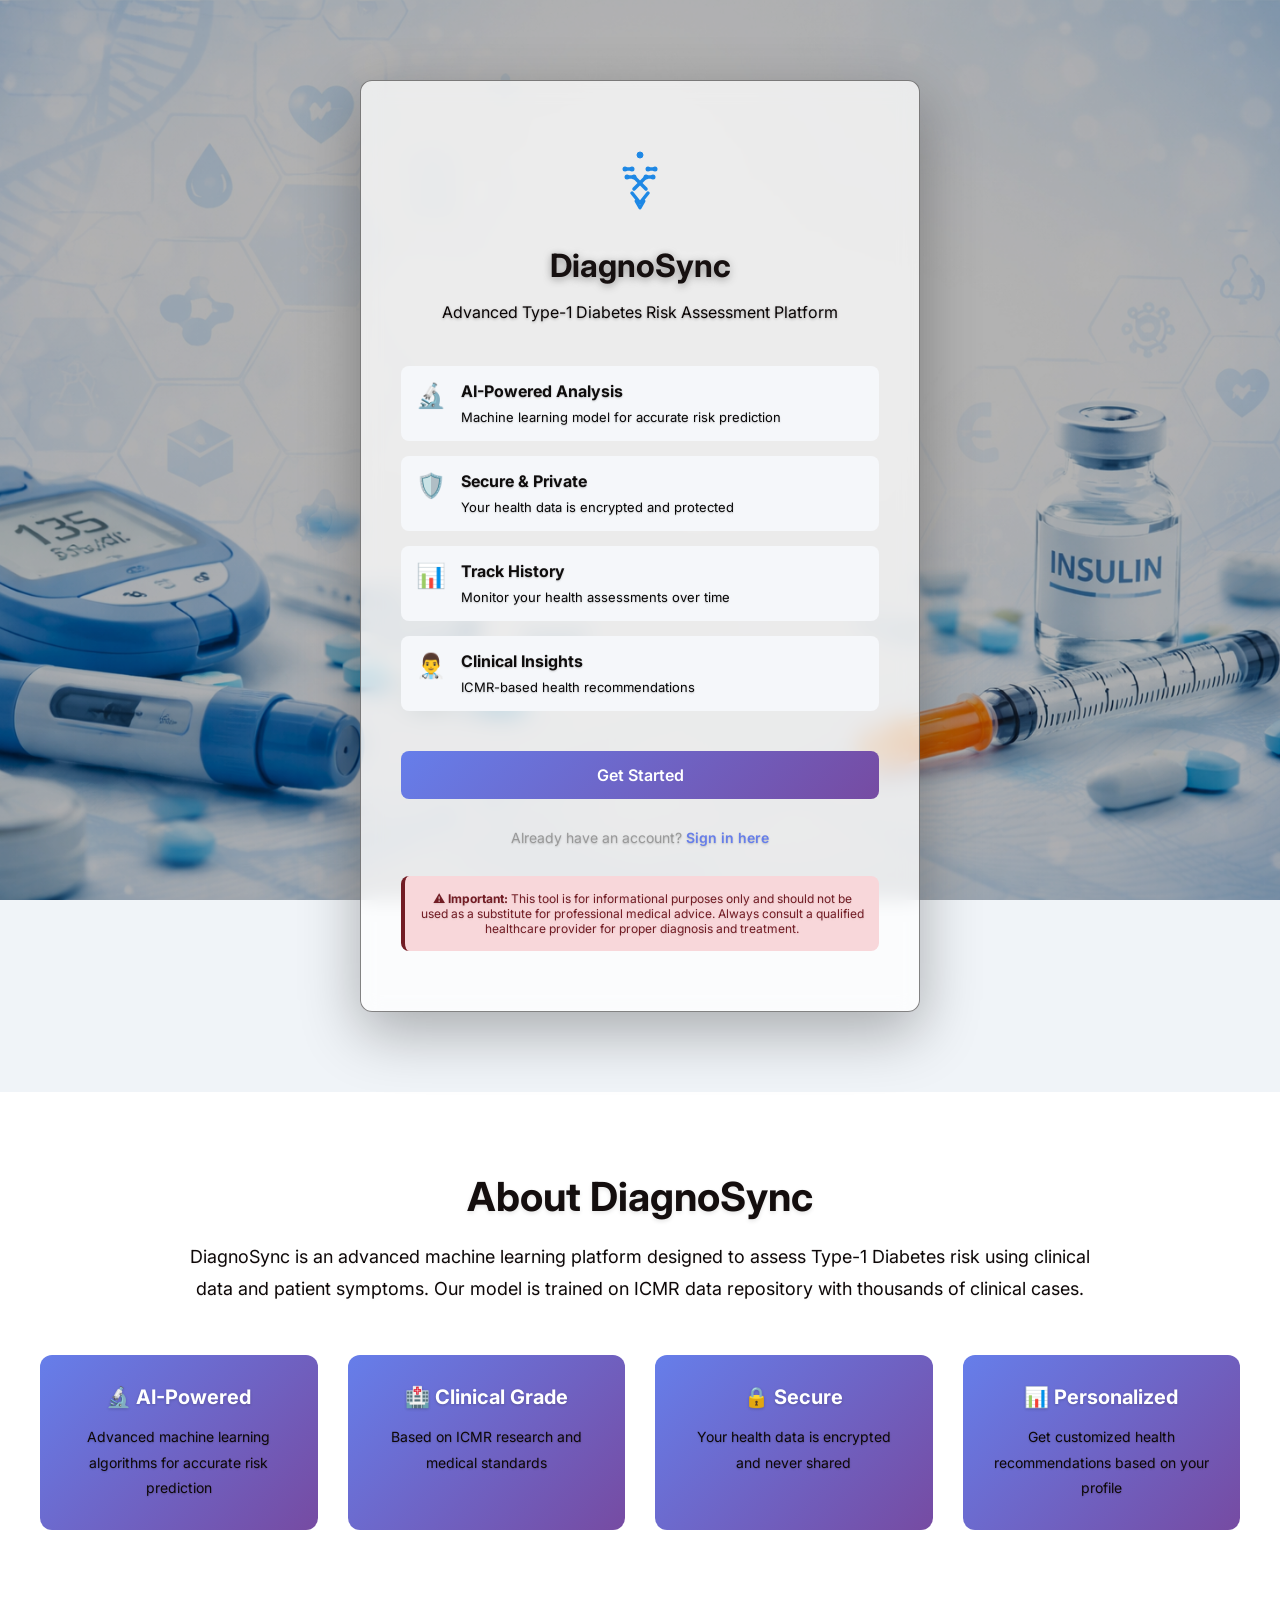
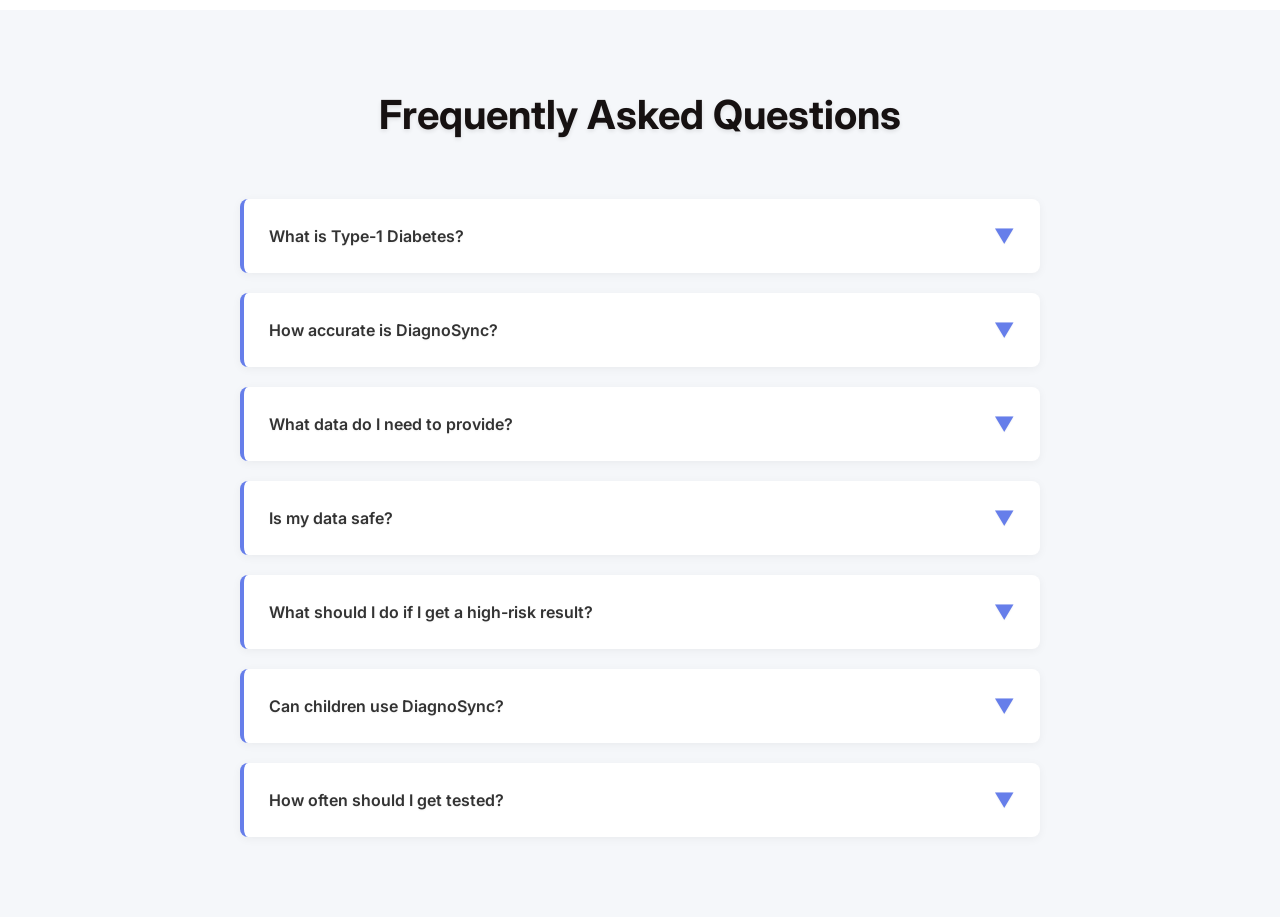
<file: frontend/index.html>
<!DOCTYPE html>
<html lang="en">
<head>
    <meta charset="UTF-8">
    <meta name="viewport" content="width=device-width, initial-scale=1.0">
    <title>DiagnoSync - Type-1 Diabetes Risk Assessment</title>
    <link href="https://fonts.googleapis.com/css2?family=Inter:wght@400;500;600;700&display=swap" rel="stylesheet">
    <style>
        * {
            margin: 0;
            padding: 0;
            box-sizing: border-box;
        }

        body {
            font-family: 'Inter', sans-serif;
            background: url('bg.jpg') center/cover fixed no-repeat, #f0f4f8;
            min-height: 100vh;
            color: #0b0202;
        }
        
        body::before {
            content: '';
            position: fixed;
            top: 0;
            left: 0;
            right: 0;
            bottom: 0;
            background: rgba(0, 0, 0, 0.3);
            z-index: -1;
            pointer-events: none;
        }

        .landing-container {
            max-width: 600px;
            width: 100%;
            padding: 40px 20px;
        }

        .landing-card {
            background: rgba(255, 255, 255, 0.75);
            backdrop-filter: blur(10px);
            padding: 60px 40px;
            border-radius: 12px;
            box-shadow: 0 20px 60px rgba(0, 0, 0, 0.3);
            text-align: center;
            border: 1px solid rgba(11, 8, 8, 0.5);
        }

        .logo {
            margin-bottom: 25px;
            display: flex;
            justify-content: center;
            align-items: center;
        }

        .landing-card h1 {
            color: #161010;
            font-size: 32px;
            margin-bottom: 15px;
            text-shadow: 0 2px 8px rgba(0, 0, 0, 0.4), 0 0 20px rgba(255, 255, 255, 0.5);
        }

        .landing-card p {
            color: #0a0505;
            font-size: 16px;
            margin-bottom: 40px;
            line-height: 1.6;
            text-shadow: 0 1px 3px rgba(0, 0, 0, 0.3);
        }

        .features {
            text-align: left;
            margin: 30px 0;
            display: grid;
            gap: 15px;
        }

        .feature-item {
            display: flex;
            gap: 15px;
            padding: 15px;
            background: #f5f7fa;
            border-radius: 8px;
        }

        .feature-icon {
            font-size: 24px;
            min-width: 30px;
        }

        .feature-text {
            text-align: left;
        }

        .feature-text strong {
            color: #0f0d0d;
            display: block;
            margin-bottom: 5px;
            text-shadow: 0 1px 2px rgba(0, 0, 0, 0.2);
        }

        .feature-text small {
            color: #080707;
            font-size: 13px;
            text-shadow: 0 1px 2px rgba(0, 0, 0, 0.2);
        }

        .button-group {
            display: grid;
            grid-template-columns: 1fr;
            gap: 15px;
            margin-top: 40px;
        }

        .btn {
            padding: 14px 28px;
            border: none;
            border-radius: 8px;
            font-size: 16px;
            font-weight: 600;
            cursor: pointer;
            text-decoration: none;
            display: inline-flex;
            align-items: center;
            justify-content: center;
            transition: transform 0.2s, box-shadow 0.2s;
            font-family: 'Inter', sans-serif;
        }

        .btn-primary {
            background: linear-gradient(135deg, #667eea 0%, #764ba2 100%);
            color: white;
            grid-column: 1 / -1;
        }

        .btn-primary:hover {
            transform: translateY(-2px);
            box-shadow: 0 10px 20px rgba(102, 126, 234, 0.3);
        }

        .btn-secondary {
            background: white;
            color: #667eea;
            border: 2px solid #667eea;
        }

        .btn-secondary:hover {
            background: #f5f7fa;
            transform: translateY(-2px);
        }

        .divider {
            text-align: center;
            margin: 30px 0;
            color: #999;
            text-shadow: 0 1px 2px rgba(0, 0, 0, 0.2);
            font-size: 14px;
        }

        .disclaimer {
            background: #f8d7da;
            color: #721c24;
            padding: 15px;
            border-radius: 8px;
            font-size: 12px;
            margin-top: 30px;
            border-left: 4px solid #721c24;
            text-shadow: 0 1px 2px rgba(0, 0, 0, 0.1);
        }

        @media (max-width: 600px) {
            .landing-card {
                padding: 40px 20px;
            }

            .landing-card h1 {
                font-size: 24px;
            }

            .button-group {
                grid-template-columns: 1fr;
            }

            .btn-primary {
                grid-column: 1;
            }
        }

        .checkmark {
            color: #28a745;
            font-weight: bold;
        }

        /* Main wrapper for full page */
        .page-wrapper {
            min-height: 100vh;
            display: flex;
            flex-direction: column;
        }

        .landing-section {
            display: flex;
            justify-content: center;
            align-items: center;
            min-height: 100vh;
            padding: 40px 20px;
        }

        /* About Section */
        .about-section {
            background: white;
            padding: 80px 40px;
            text-align: center;
        }

        .about-section h2 {
            font-size: 40px;
            color: #140e0e;
            margin-bottom: 20px;
            text-shadow: 0 2px 4px rgba(0, 0, 0, 0.1);
        }

        .about-section p {
            font-size: 18px;
            color: #0e0808;
            line-height: 1.8;
            margin-bottom: 15px;
            max-width: 900px;
            margin-left: auto;
            margin-right: auto;
            text-shadow: 0 1px 2px rgba(0, 0, 0, 0.05);
        }

        .about-features {
            display: grid;
            grid-template-columns: repeat(auto-fit, minmax(250px, 1fr));
            gap: 30px;
            margin-top: 50px;
            max-width: 1200px;
            margin-left: auto;
            margin-right: auto;
        }

        .feature-box {
            background: linear-gradient(135deg, #667eea 0%, #764ba2 100%);
            color: white;
            padding: 30px;
            border-radius: 12px;
            text-align: center;
            transition: transform 0.3s;
        }

        .feature-box:hover {
            transform: translateY(-10px);
        }

        .feature-box h4 {
            font-size: 20px;
            margin-bottom: 15px;
            text-shadow: 0 1px 3px rgba(0, 0, 0, 0.2);
        }

        .feature-box p {
            font-size: 14px;
            margin: 0;
            text-shadow: 0 1px 2px rgba(0, 0, 0, 0.2);
        }

        /* FAQ Section */
        .faq-section {
            background: #f5f7fa;
            padding: 80px 40px;
        }

        .faq-section h2 {
            text-align: center;
            font-size: 40px;
            color: #161111;
            margin-bottom: 60px;
            text-shadow: 0 2px 4px rgba(0, 0, 0, 0.1);
        }

        .faq-container {
            display: grid;
            gap: 20px;
            max-width: 800px;
            margin: 0 auto;
        }

        .faq-item {
            background: white;
            border-left: 4px solid #667eea;
            padding: 25px;
            border-radius: 8px;
            cursor: pointer;
            transition: all 0.3s;
            box-shadow: 0 2px 10px rgba(0, 0, 0, 0.05);
        }

        .faq-item:hover {
            box-shadow: 0 5px 20px rgba(102, 126, 234, 0.2);
            transform: translateY(-2px);
        }

        .faq-question {
            display: flex;
            justify-content: space-between;
            align-items: center;
            font-weight: 600;
            color: #333;
            font-size: 16px;
            text-shadow: 0 1px 2px rgba(0, 0, 0, 0.05);
        }

        .faq-icon {
            font-size: 20px;
            transition: transform 0.3s;
            color: #667eea;
        }

        .faq-item.active .faq-icon {
            transform: rotate(180deg);
        }

        .faq-answer {
            display: none;
            margin-top: 15px;
            padding-top: 15px;
            border-top: 1px solid #eee;
            color: #666;
            line-height: 1.6;
            text-shadow: 0 1px 2px rgba(0, 0, 0, 0.03);
        }

        .faq-item.active .faq-answer {
            display: block;
        }
    </style>
</head>
<body>
    <div class="page-wrapper">
        <!-- Landing Section -->
        <div class="landing-section">
            <div class="landing-container">
                <div class="landing-card">
                    <div class="logo">
                        <svg width="80" height="80" viewBox="0 0 80 80" fill="none" xmlns="http://www.w3.org/2000/svg">
                            <!-- Top accent dot -->
                            <circle cx="40" cy="14" r="3" fill="#1e88e5" stroke="#1e88e5" stroke-width="1"/>
                            
                            <!-- Upper left strand with nodes -->
                            <path d="M 25 28 L 32 28" stroke="#1e88e5" stroke-width="3.5" stroke-linecap="round"/>
                            <circle cx="25" cy="28" r="2.5" fill="#1e88e5"/>
                            <circle cx="32" cy="28" r="2.5" fill="#1e88e5"/>
                            
                            <!-- Upper middle left strand -->
                            <path d="M 27 36 L 34 36" stroke="#1e88e5" stroke-width="3.5" stroke-linecap="round"/>
                            <circle cx="27" cy="36" r="2.5" fill="#1e88e5"/>
                            <circle cx="34" cy="36" r="2.5" fill="#1e88e5"/>
                            
                            <!-- Upper right strand with nodes -->
                            <path d="M 48 28 L 55 28" stroke="#1e88e5" stroke-width="3.5" stroke-linecap="round"/>
                            <circle cx="48" cy="28" r="2.5" fill="#1e88e5"/>
                            <circle cx="55" cy="28" r="2.5" fill="#1e88e5"/>
                            
                            <!-- Upper middle right strand -->
                            <path d="M 46 36 L 53 36" stroke="#1e88e5" stroke-width="3.5" stroke-linecap="round"/>
                            <circle cx="46" cy="36" r="2.5" fill="#1e88e5"/>
                            <circle cx="53" cy="36" r="2.5" fill="#1e88e5"/>
                            
                            <!-- Left to right crossing lines (DNA strands) -->
                            <path d="M 34 36 L 46 48" stroke="#1e88e5" stroke-width="3.5" stroke-linecap="round" stroke-linejoin="round"/>
                            <path d="M 46 36 L 34 48" stroke="#1e88e5" stroke-width="3.5" stroke-linecap="round" stroke-linejoin="round"/>
                            
                            <!-- Bottom zigzag pattern (V shapes) -->
                            <!-- First V -->
                            <path d="M 32 52 L 40 62 L 48 52" stroke="#1e88e5" stroke-width="3.5" fill="none" stroke-linecap="round" stroke-linejoin="round"/>
                            
                            <!-- Second V (smaller, offset) -->
                            <path d="M 36 60 L 40 67 L 44 60" stroke="#1e88e5" stroke-width="3" fill="none" stroke-linecap="round" stroke-linejoin="round"/>
                        </svg>
                    </div>
                    <h1>DiagnoSync</h1>
                    <p>Advanced Type-1 Diabetes Risk Assessment Platform</p>

                    <div class="features">
                        <div class="feature-item">
                            <div class="feature-icon">🔬</div>
                            <div class="feature-text">
                                <strong>AI-Powered Analysis</strong>
                                <small>Machine learning model for accurate risk prediction</small>
                            </div>
                        </div>
                        <div class="feature-item">
                            <div class="feature-icon">🛡️</div>
                            <div class="feature-text">
                                <strong>Secure & Private</strong>
                                <small>Your health data is encrypted and protected</small>
                            </div>
                        </div>
                        <div class="feature-item">
                            <div class="feature-icon">📊</div>
                            <div class="feature-text">
                                <strong>Track History</strong>
                                <small>Monitor your health assessments over time</small>
                            </div>
                        </div>
                        <div class="feature-item">
                            <div class="feature-icon">👨‍⚕️</div>
                            <div class="feature-text">
                                <strong>Clinical Insights</strong>
                                <small>ICMR-based health recommendations</small>
                            </div>
                        </div>
                    </div>

                    <div class="button-group">
                        <a href="register.html" class="btn btn-primary">Get Started</a>
                    </div>

                    <div class="divider">Already have an account? <a href="login.html" style="color: #667eea; text-decoration: none; font-weight: 600;">Sign in here</a></div>

                    <div class="disclaimer">
                        ⚠️ <strong>Important:</strong> This tool is for informational purposes only and should not be used as a substitute for professional medical advice. Always consult a qualified healthcare provider for proper diagnosis and treatment.
                    </div>
                </div>
            </div>
        </div>

        <!-- About Section -->
        <div class="about-section">
            <h2>About DiagnoSync</h2>
            <p>DiagnoSync is an advanced machine learning platform designed to assess Type-1 Diabetes risk using clinical data and patient symptoms. Our model is trained on ICMR data repository with thousands of clinical cases.</p>
            <div class="about-features">
                <div class="feature-box">
                    <h4>🔬 AI-Powered</h4>
                    <p>Advanced machine learning algorithms for accurate risk prediction</p>
                </div>
                <div class="feature-box">
                    <h4>🏥 Clinical Grade</h4>
                    <p>Based on ICMR research and medical standards</p>
                </div>
                <div class="feature-box">
                    <h4>🔒 Secure</h4>
                    <p>Your health data is encrypted and never shared</p>
                </div>
                <div class="feature-box">
                    <h4>📊 Personalized</h4>
                    <p>Get customized health recommendations based on your profile</p>
                </div>
            </div>
        </div>

        <!-- FAQ Section -->
        <div class="faq-section">
            <h2>Frequently Asked Questions</h2>
            <div class="faq-container">
                <div class="faq-item">
                    <div class="faq-question">
                        <span>What is Type-1 Diabetes?</span>
                        <span class="faq-icon">▼</span>
                    </div>
                    <div class="faq-answer">
                        Type-1 Diabetes is an autoimmune condition where the pancreas doesn't produce enough insulin. It typically develops in children and young adults, though it can occur at any age. Unlike Type-2 Diabetes, it's not preventable through lifestyle changes alone.
                    </div>
                </div>

                <div class="faq-item">
                    <div class="faq-question">
                        <span>How accurate is DiagnoSync?</span>
                        <span class="faq-icon">▼</span>
                    </div>
                    <div class="faq-answer">
                        DiagnoSync uses a machine learning model trained on clinical data from the ICMR repository. While highly accurate, this tool is for informational purposes only and should not replace professional medical diagnosis. Always consult a healthcare provider for official diagnosis.
                    </div>
                </div>

                <div class="faq-item">
                    <div class="faq-question">
                        <span>What data do I need to provide?</span>
                        <span class="faq-icon">▼</span>
                    </div>
                    <div class="faq-answer">
                        You'll need to provide basic health metrics including age, BMI, fasting glucose levels, random glucose levels, HbA1c percentage, and information about any symptoms you may be experiencing (polyuria, polydipsia, weight loss, fatigue, blurred vision).
                    </div>
                </div>

                <div class="faq-item">
                    <div class="faq-question">
                        <span>Is my data safe?</span>
                        <span class="faq-icon">▼</span>
                    </div>
                    <div class="faq-answer">
                        Yes, your data is stored securely in an encrypted database. We use industry-standard security practices including password hashing with bcrypt and JWT token-based authentication. Your data is never shared with third parties.
                    </div>
                </div>

                <div class="faq-item">
                    <div class="faq-question">
                        <span>What should I do if I get a high-risk result?</span>
                        <span class="faq-icon">▼</span>
                    </div>
                    <div class="faq-answer">
                        If you receive a high-risk assessment, we recommend scheduling an appointment with an endocrinologist or your primary care physician. They can perform official diagnostic tests including fasting glucose tests, glucose tolerance tests, and HbA1c measurements.
                    </div>
                </div>

                <div class="faq-item">
                    <div class="faq-question">
                        <span>Can children use DiagnoSync?</span>
                        <span class="faq-icon">▼</span>
                    </div>
                    <div class="faq-answer">
                        DiagnoSync can be used for individuals of all ages, but for children and minors, we strongly recommend parental supervision and consultation with a pediatrician. Children showing symptoms should receive immediate medical attention.
                    </div>
                </div>

                <div class="faq-item">
                    <div class="faq-question">
                        <span>How often should I get tested?</span>
                        <span class="faq-icon">▼</span>
                    </div>
                    <div class="faq-answer">
                        This depends on your risk level and family history. If you have a family history of diabetes or received a moderate/high risk result, annual screening is recommended. Consult your healthcare provider for a personalized testing schedule.
                    </div>
                </div>
            </div>
        </div>
    </div>

    <script>
        // FAQ Toggle Functionality
        function initializeFAQ() {
            const faqItems = document.querySelectorAll(".faq-item");
            faqItems.forEach(item => {
                item.addEventListener("click", () => {
                    // Close other items
                    faqItems.forEach(otherItem => {
                        if (otherItem !== item) {
                            otherItem.classList.remove("active");
                        }
                    });
                    // Toggle current item
                    item.classList.toggle("active");
                });
            });
        }

        // Initialize on page load
        window.addEventListener("load", initializeFAQ);
    </script>
</body>
</html>
</file>
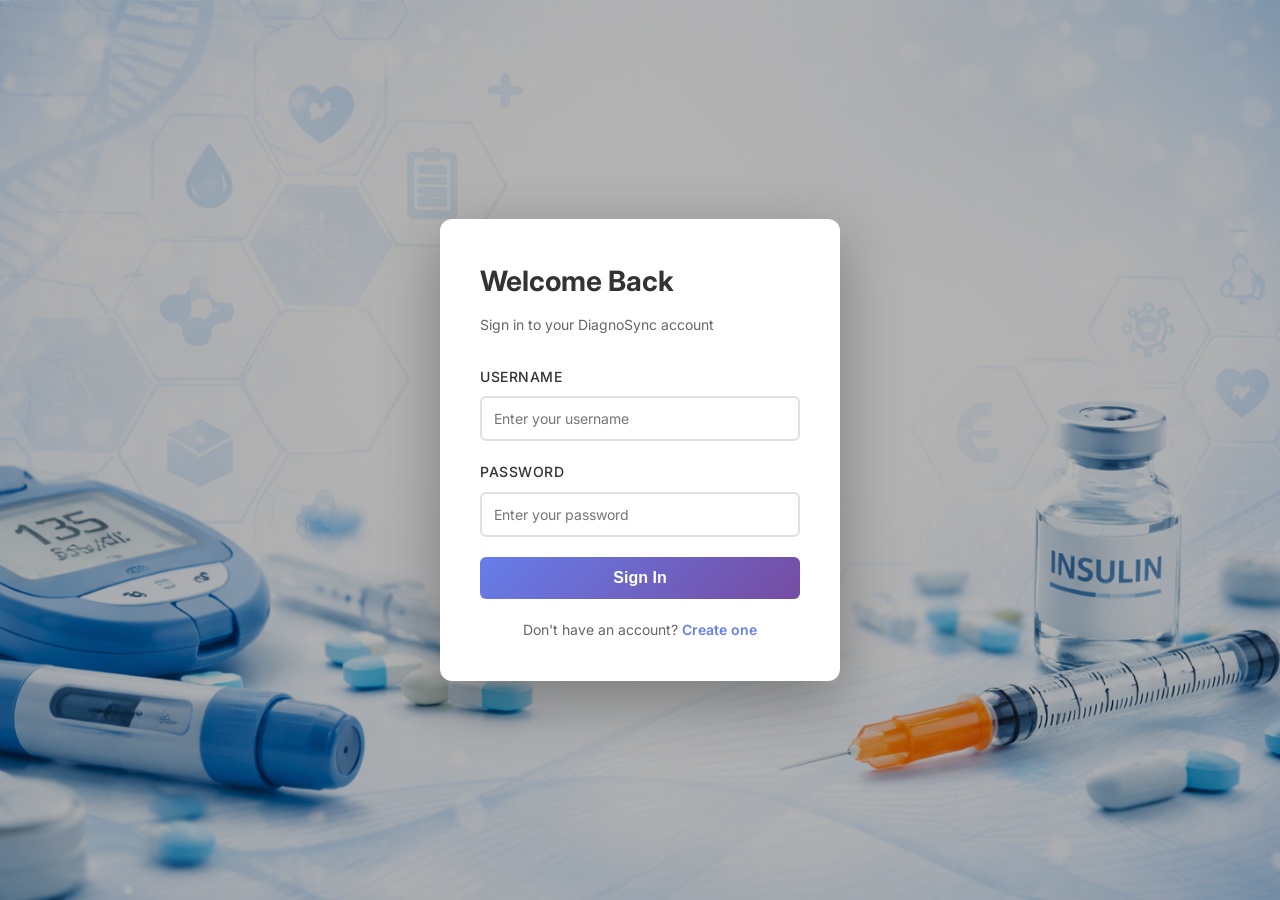
<file: frontend/analysis.html>
<!DOCTYPE html>
<html lang="en">
<head>
    <meta charset="UTF-8">
    <meta name="viewport" content="width=device-width, initial-scale=1.0">
    <title>Analysis - DiagnoSync</title>
    <link href="https://fonts.googleapis.com/css2?family=Inter:wght@400;500;600;700&display=swap" rel="stylesheet">
    <link rel="stylesheet" href="styles.css">
    <style>
        * {
            margin: 0;
            padding: 0;
            box-sizing: border-box;
        }

        body {
            font-family: 'Inter', sans-serif;
            background: linear-gradient(135deg, #f5f7fa 0%, #e8eef7 100%);
            color: #333;
        }

        @keyframes slideDown {
            from {
                opacity: 0;
                transform: translateY(-20px);
            }
            to {
                opacity: 1;
                transform: translateY(0);
            }
        }

        @keyframes fadeIn {
            from {
                opacity: 0;
            }
            to {
                opacity: 1;
            }
        }

        @keyframes slideUp {
            from {
                opacity: 0;
                transform: translateY(20px);
            }
            to {
                opacity: 1;
                transform: translateY(0);
            }
        }

        @keyframes pulse {
            0%, 100% {
                box-shadow: 0 0 0 0 rgba(102, 126, 234, 0.7);
            }
            50% {
                box-shadow: 0 0 0 10px rgba(102, 126, 234, 0);
            }
        }

        .navbar {
            background: white;
            padding: 20px 40px;
            box-shadow: 0 4px 15px rgba(0, 0, 0, 0.08);
            display: flex;
            justify-content: space-between;
            align-items: center;
            animation: slideDown 0.5s ease-out;
        }

        .navbar h2 {
            color: #667eea;
            font-size: 24px;
            font-weight: 700;
        }

        .navbar a, .navbar button {
            color: #667eea;
            text-decoration: none;
            background: none;
            border: none;
            cursor: pointer;
            font-weight: 600;
            transition: all 0.3s ease;
        }

        .navbar a:hover, .navbar button:hover {
            color: #764ba2;
            transform: translateY(-2px);
        }

        .logout-btn {
            color: #dc3545;
            transition: all 0.3s ease;
        }

        .logout-btn:hover {
            color: #c82333;
            transform: translateY(-2px);
        }

        .container {
            max-width: 1000px;
            margin: 40px auto;
            padding: 0 20px;
            animation: fadeIn 0.6s ease-out;
        }

        .header {
            text-align: center;
            margin-bottom: 40px;
            animation: slideUp 0.6s ease-out;
        }

        .header h1 {
            font-size: 36px;
            color: #1a202c;
            margin-bottom: 10px;
            font-weight: 700;
        }

        .header p {
            color: #666;
            font-size: 16px;
        }

        .card {
            background: white;
            padding: 40px;
            border-radius: 15px;
            box-shadow: 0 8px 25px rgba(0, 0, 0, 0.08);
            margin-bottom: 30px;
            animation: slideUp 0.7s ease-out;
        }

        .form-grid {
            display: grid;
            grid-template-columns: repeat(auto-fit, minmax(220px, 1fr));
            gap: 25px;
            margin-bottom: 30px;
        }

        .form-group {
            display: flex;
            flex-direction: column;
            animation: slideUp 0.8s ease-out;
        }

        .form-group label {
            font-weight: 600;
            color: #333;
            margin-bottom: 8px;
            font-size: 13px;
            text-transform: uppercase;
            letter-spacing: 0.5px;
            color: #667eea;
        }

        .form-grid input[type="number"] {
            padding: 14px 16px;
            border: 2px solid #e2e8f0;
            border-radius: 8px;
            font-size: 14px;
            font-family: 'Inter', sans-serif;
            transition: all 0.3s cubic-bezier(0.4, 0, 0.2, 1);
            background: #f9fafb;
        }

        .form-grid input[type="number"]:hover {
            border-color: #cbd5e1;
            background: white;
        }

        .form-grid input[type="number"]:focus {
            outline: none;
            border-color: #667eea;
            background: white;
            box-shadow: 0 0 0 3px rgba(102, 126, 234, 0.1);
            transform: translateY(-2px);
        }

        .form-grid input[type="number"]::placeholder {
            color: #a0aec0;
        }

        .full {
            grid-column: 1 / -1;
        }

        .full h3 {
            color: #1a202c;
            margin-bottom: 20px;
            font-size: 18px;
            font-weight: 700;
            display: flex;
            align-items: center;
            gap: 8px;
        }

        .symptoms-grid {
            display: grid;
            grid-template-columns: repeat(auto-fit, minmax(200px, 1fr));
            gap: 15px;
            padding: 15px;
            background: #f9fafb;
            border-radius: 10px;
        }

        .symptom-checkbox {
            display: flex;
            align-items: center;
            gap: 12px;
            padding: 10px;
            border-radius: 8px;
            transition: all 0.3s ease;
            cursor: pointer;
        }

        .symptom-checkbox:hover {
            background: #f0f4ff;
        }

        .symptom-checkbox input[type="checkbox"] {
            width: 20px;
            height: 20px;
            cursor: pointer;
            accent-color: #667eea;
            transition: transform 0.2s ease;
        }

        .symptom-checkbox input[type="checkbox"]:hover {
            transform: scale(1.1);
        }

        .symptom-checkbox label {
            cursor: pointer;
            color: #333;
            font-weight: 500;
            margin: 0;
            transition: color 0.3s ease;
        }

        .symptom-checkbox:hover label {
            color: #667eea;
        }

        .button-group {
            display: flex;
            gap: 15px;
            justify-content: center;
            grid-column: 1 / -1;
            margin-top: 15px;
        }

        button[type="submit"], .home-btn {
            padding: 14px 40px;
            background: linear-gradient(135deg, #667eea 0%, #764ba2 100%);
            color: white;
            border: none;
            border-radius: 8px;
            font-size: 16px;
            font-weight: 600;
            cursor: pointer;
            transition: all 0.3s cubic-bezier(0.4, 0, 0.2, 1);
            position: relative;
            overflow: hidden;
            letter-spacing: 0.5px;
        }

        button[type="submit"]:hover, .home-btn:hover {
            transform: translateY(-3px);
            box-shadow: 0 15px 35px rgba(102, 126, 234, 0.35);
        }

        button[type="submit"]:active, .home-btn:active {
            transform: translateY(-1px);
        }

        button[type="submit"]:disabled {
            opacity: 0.6;
            cursor: not-allowed;
            transform: none;
        }

        .home-btn {
            text-decoration: none;
            display: inline-flex;
            align-items: center;
            background: #6c757d;
        }

        .home-btn:hover {
            background: #5a6268;
            box-shadow: 0 15px 35px rgba(90, 98, 104, 0.35);
        }

        #result-container {
            margin-top: 30px;
            padding: 30px;
            background: linear-gradient(135deg, #f5f7fa 0%, #e8eef7 100%);
            border-radius: 15px;
            border-left: 6px solid #667eea;
            animation: slideUp 0.6s ease-out;
            box-shadow: 0 8px 25px rgba(102, 126, 234, 0.1);
        }

        #result-container h2 {
            color: #1a202c;
            margin-bottom: 15px;
            font-size: 28px;
            font-weight: 700;
        }

        #result-container p {
            color: #555;
            margin-bottom: 15px;
            font-size: 16px;
            line-height: 1.8;
        }

        .risk-percentage {
            font-size: 48px;
            font-weight: 700;
            margin: 20px 0;
            animation: pulse 2s infinite;
        }

        .risk-high {
            color: #dc3545;
            font-weight: 700;
        }

        .risk-moderate {
            color: #ff9800;
            font-weight: 700;
        }

        .risk-low {
            color: #28a745;
            font-weight: 700;
        }

        .rehabilitation-plan {
            margin-top: 25px;
            padding: 25px;
            background: white;
            border-radius: 12px;
            border-top: 3px solid #667eea;
            animation: slideUp 0.8s ease-out;
        }

        .rehabilitation-plan h4 {
            color: #1a202c;
            margin-bottom: 15px;
            font-size: 20px;
            font-weight: 700;
        }

        .rehabilitation-plan ul {
            list-style: none;
            padding: 0;
        }

        .rehabilitation-plan li {
            padding: 12px 15px;
            margin-bottom: 10px;
            background: linear-gradient(135deg, #f9fafb 0%, #e8eef7 100%);
            border-left: 4px solid #667eea;
            border-radius: 6px;
            color: #555;
            font-size: 14px;
            transition: all 0.3s ease;
            animation: slideUp 0.9s ease-out;
        }

        .rehabilitation-plan li:hover {
            transform: translateX(5px);
            box-shadow: 0 4px 12px rgba(102, 126, 234, 0.1);
        }

        .hidden {
            display: none !important;
        }

        .error-message {
            color: #dc3545;
            font-size: 14px;
            margin-bottom: 20px;
            padding: 15px 20px;
            background: #f8d7da;
            border: 2px solid #f5c6cb;
            border-radius: 8px;
            display: none;
            animation: slideDown 0.4s ease-out;
        }

        .error-message.show {
            display: block;
        }

        .loading {
            display: inline-block;
            width: 18px;
            height: 18px;
            border: 3px solid #667eea;
            border-top: 3px solid transparent;
            border-radius: 50%;
            animation: spin 0.8s linear infinite;
            margin-right: 8px;
        }

        @keyframes spin {
            to { transform: rotate(360deg); }
        }
    </style>
</head>
<body>
    <!-- Navbar -->
    <nav class="navbar">
        <h2>🏥 DiagnoSync</h2>
        <div>
            <a href="home.html">← Back to Home</a>
            <button class="logout-btn" onclick="logout()">Logout</button>
        </div>
    </nav>

    <div class="container">
        <!-- Header -->
        <div class="header">
            <h1>Type-1 Diabetes Risk Analysis</h1>
            <p>Comprehensive health assessment using advanced machine learning</p>
        </div>

        <!-- Error Message -->
        <div id="error-message" class="error-message"></div>

        <!-- Form Section -->
        <div class="card">
            <form id="prediction-form" class="form-grid">
                <!-- Input Fields -->
                <div class="form-group">
                    <label for="Age">Age</label>
                    <input type="number" id="Age" placeholder="Enter your age (years)" required min="0" max="150">
                </div>
                <div class="form-group">
                    <label for="BMI">BMI</label>
                    <input type="number" id="BMI" placeholder="Body Mass Index (kg/m²)" required min="10" max="60" step="0.1">
                </div>

                <div class="form-group">
                    <label for="Fasting_Glucose">Fasting Glucose</label>
                    <input type="number" id="Fasting_Glucose" placeholder="mg/dL" required min="50" max="400">
                </div>
                <div class="form-group">
                    <label for="Random_Glucose">Random Glucose</label>
                    <input type="number" id="Random_Glucose" placeholder="mg/dL" required min="50" max="400">
                </div>

                <div class="form-group">
                    <label for="HbA1c">HbA1c Level</label>
                    <input type="number" id="HbA1c" placeholder="Percentage (%)" required min="3" max="15" step="0.1">
                </div>

                <!-- Symptoms -->
                <div class="full">
                    <h3>Select Your Symptoms</h3>
                    <div class="symptoms-grid">
                        <div class="symptom-checkbox">
                            <input type="checkbox" id="Ketone" name="Ketone">
                            <label for="Ketone">Ketone Presence</label>
                        </div>
                        <div class="symptom-checkbox">
                            <input type="checkbox" id="Polyuria" name="Polyuria">
                            <label for="Polyuria">Frequent Urination</label>
                        </div>
                        <div class="symptom-checkbox">
                            <input type="checkbox" id="Polydipsia" name="Polydipsia">
                            <label for="Polydipsia">Excessive Thirst</label>
                        </div>
                        <div class="symptom-checkbox">
                            <input type="checkbox" id="Weight_Loss" name="Weight_Loss">
                            <label for="Weight_Loss">Weight Loss</label>
                        </div>
                        <div class="symptom-checkbox">
                            <input type="checkbox" id="Fatigue" name="Fatigue">
                            <label for="Fatigue">Fatigue</label>
                        </div>
                        <div class="symptom-checkbox">
                            <input type="checkbox" id="Blurred_Vision" name="Blurred_Vision">
                            <label for="Blurred_Vision">Blurred Vision</label>
                        </div>
                    </div>
                </div>

                <!-- Buttons -->
                <div class="button-group">
                    <button type="submit" id="submit-btn">🔬 Analyze Risk</button>
                </div>
            </form>

            <!-- Result -->
            <div id="result-container" class="hidden">
                <h2 id="result-status">📊 Risk Assessment Results</h2>
                <div class="risk-percentage" id="risk-percentage-display"></div>
                <p><strong>Risk Classification:</strong> <span id="risk-level"></span></p>
                <p id="recommendation"></p>

                <div class="rehabilitation-plan">
                    <h4>📋 Recommended Action Plan</h4>
                    <ul id="rehab-plan"></ul>
                </div>

                <div class="button-group" style="margin-top: 20px;">
                    <button type="button" id="reset-btn" class="home-btn" style="background: linear-gradient(135deg, #667eea 0%, #764ba2 100%);">
                        ↻ New Analysis
                    </button>
                    <a href="home.html" class="home-btn">← Back to Home</a>
                </div>
            </div>
        </div>

        <!-- Info Section -->
        <div class="card">
            <h3>About This Assessment</h3>
            <p>This tool uses machine learning to assess Type-1 Diabetes risk based on clinical indicators and symptoms. The assessment is based on:</p>
            <ul style="margin-left: 20px; color: #666; line-height: 1.8;">
                <li><strong>Clinical Indicators:</strong> Age, BMI, glucose levels, HbA1c</li>
                <li><strong>Symptoms:</strong> Physical manifestations of metabolic changes</li>
                <li><strong>Data Source:</strong> ICMR clinical datasets and research</li>
                <li><strong>Accuracy:</strong> Machine learning model trained on thousands of cases</li>
            </ul>
            <p style="margin-top: 20px; color: #dc3545; font-weight: 600;">
                ⚠️ Disclaimer: This is not a medical diagnosis. Please consult a qualified healthcare provider for professional medical advice and diagnosis.
            </p>
        </div>
    </div>

    <script>
        // Check authentication
        function checkAuth() {
            const token = localStorage.getItem("authToken");
            if (!token) {
                window.location.href = "login.html";
                return false;
            }
            return token;
        }

        // Logout function
        function logout() {
            if (confirm("Are you sure you want to logout?")) {
                localStorage.removeItem("authToken");
                localStorage.removeItem("userId");
                localStorage.removeItem("username");
                localStorage.removeItem("fullName");
                window.location.href = "login.html";
            }
        }

        // Handle form submission
        document.getElementById("prediction-form").addEventListener("submit", async (e) => {
            e.preventDefault();

            const token = checkAuth();
            if (!token) return;

            const errorDiv = document.getElementById("error-message");
            errorDiv.style.display = "none";

            const data = {
                Age: parseFloat(document.getElementById("Age").value),
                BMI: parseFloat(document.getElementById("BMI").value),
                Fasting_Glucose: parseFloat(document.getElementById("Fasting_Glucose").value),
                Random_Glucose: parseFloat(document.getElementById("Random_Glucose").value),
                HbA1c: parseFloat(document.getElementById("HbA1c").value),
                Ketone: document.getElementById("Ketone").checked ? 1 : 0,
                Polyuria: document.getElementById("Polyuria").checked ? 1 : 0,
                Polydipsia: document.getElementById("Polydipsia").checked ? 1 : 0,
                Weight_Loss: document.getElementById("Weight_Loss").checked ? 1 : 0,
                Fatigue: document.getElementById("Fatigue").checked ? 1 : 0,
                Blurred_Vision: document.getElementById("Blurred_Vision").checked ? 1 : 0
            };

            const button = document.getElementById("submit-btn");
            const originalText = button.textContent;
            button.disabled = true;
            button.innerHTML = '<span class="loading"></span>Analyzing...';

            try {
                const response = await fetch("/api/predict", {
                    method: "POST",
                    headers: {
                        "Content-Type": "application/json",
                        "Authorization": `Bearer ${token}`
                    },
                    body: JSON.stringify(data)
                });

                const result = await response.json();

                if (!response.ok) {
                    throw new Error(result.detail || "Analysis failed");
                }

                // Display results
                document.getElementById("result-container").classList.remove("hidden");
                document.getElementById("result-status").innerText = "📊 Risk Assessment Results";
                
                const riskPercentage = (result.risk_probability * 100).toFixed(1);
                const riskClass = `risk-${result.risk_level.toLowerCase()}`;
                
                document.getElementById("risk-percentage-display").innerHTML = 
                    `<span class="${riskClass}">${riskPercentage}%</span>`;
                
                document.getElementById("risk-level").innerHTML = 
                    `<span class="${riskClass}"><strong>${result.risk_level}</strong></span>`;
                
                document.getElementById("recommendation").innerText = result.recommendation || "";

                // Display rehabilitation plan
                const rehabList = document.getElementById("rehab-plan");
                rehabList.innerHTML = "";
                if (result.rehabilitation_plan && Array.isArray(result.rehabilitation_plan)) {
                    result.rehabilitation_plan.forEach(item => {
                        const li = document.createElement("li");
                        li.textContent = item;
                        rehabList.appendChild(li);
                    });
                }

                // Scroll to results
                document.getElementById("result-container").scrollIntoView({ behavior: "smooth" });

            } catch (err) {
                errorDiv.textContent = err.message || "Error during analysis. Please try again.";
                errorDiv.style.display = "block";
            } finally {
                button.disabled = false;
                button.textContent = originalText;
            }
        });

        // Reset button
        document.getElementById("reset-btn").addEventListener("click", () => {
            document.getElementById("prediction-form").reset();
            document.getElementById("result-container").classList.add("hidden");
            document.getElementById("prediction-form").scrollIntoView({ behavior: "smooth" });
        });

        // Check auth on page load
        window.addEventListener("load", checkAuth);
    </script>
</body>
</html>
</file>
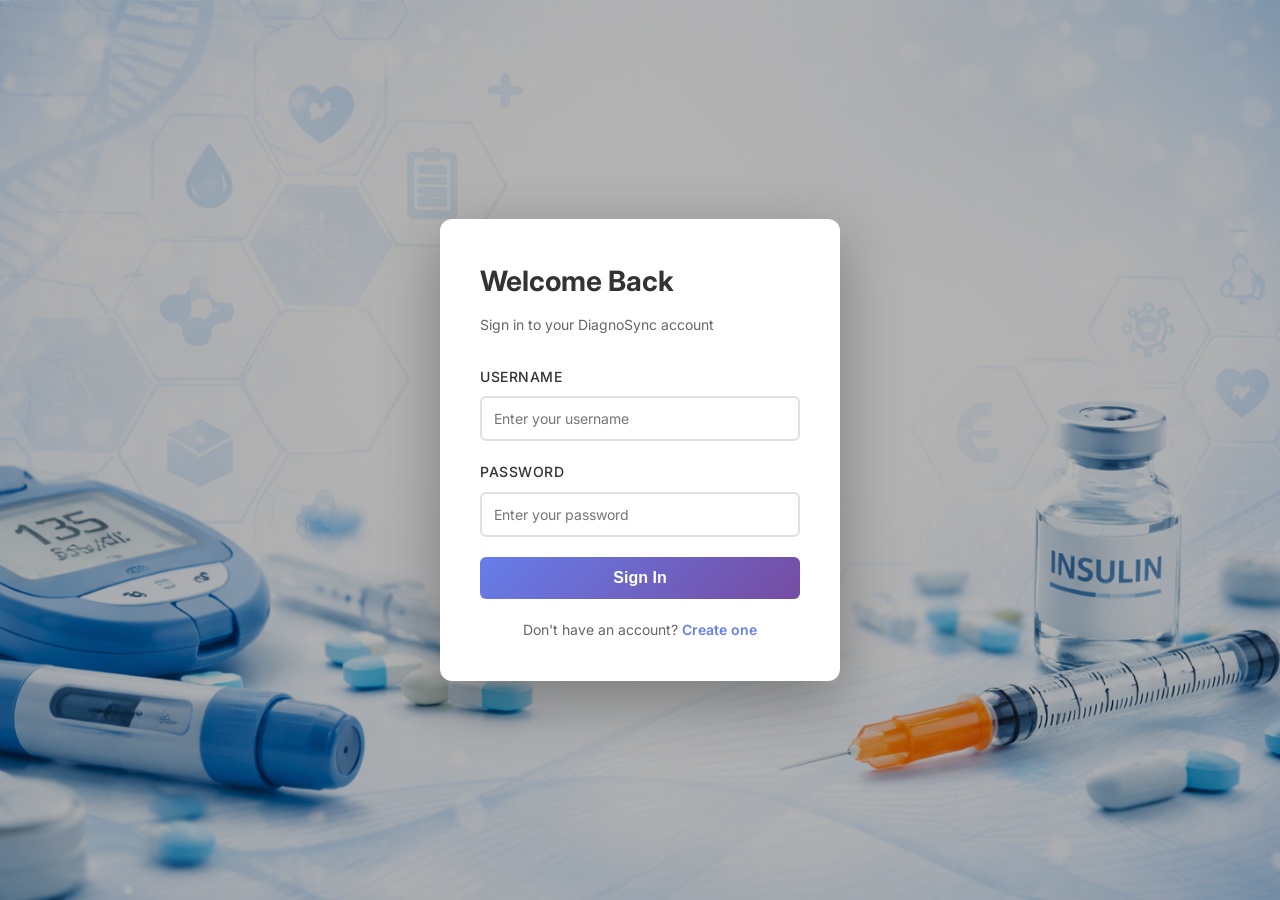
<file: frontend/home-enhanced.html>
<!DOCTYPE html>
<html lang="en">
<head>
    <meta charset="UTF-8">
    <meta name="viewport" content="width=device-width, initial-scale=1.0">
    <title>Dashboard - DiagnoSync</title>
    <link href="https://fonts.googleapis.com/css2?family=Inter:wght@400;500;600;700;800&display=swap" rel="stylesheet">
    <link rel="stylesheet" href="https://cdnjs.cloudflare.com/ajax/libs/font-awesome/6.0.0/css/all.min.css">
    <link rel="stylesheet" href="styles.css">
    <style>
        .navbar-links {
            display: flex;
            gap: 25px;
            align-items: center;
        }

        .navbar-links a {
            color: var(--primary);
            text-decoration: none;
            font-weight: 500;
            font-size: 14px;
            transition: all 0.3s ease;
        }

        .navbar-links a:hover {
            color: var(--secondary);
            transform: translateY(-2px);
        }

        /* Welcome Section */
        .welcome-section {
            background: linear-gradient(135deg, var(--primary) 0%, var(--secondary) 100%);
            color: white;
            padding: 50px 40px;
            border-radius: 16px;
            margin-bottom: 40px;
            box-shadow: 0 12px 30px rgba(102, 126, 234, 0.3);
            animation: slideUp 0.6s ease-out;
            position: relative;
            overflow: hidden;
        }

        .welcome-section::before {
            content: '';
            position: absolute;
            top: -50%;
            right: -50%;
            width: 200%;
            height: 200%;
            background: radial-gradient(circle, rgba(255, 255, 255, 0.1) 0%, transparent 70%);
            animation: pulse 8s ease-in-out infinite;
        }

        .welcome-content {
            position: relative;
            z-index: 1;
        }

        .welcome-section h1 {
            font-size: 36px;
            margin-bottom: 12px;
            font-weight: 800;
        }

        .welcome-section p {
            font-size: 16px;
            opacity: 0.95;
            margin-bottom: 25px;
            line-height: 1.6;
        }

        .action-buttons {
            display: grid;
            grid-template-columns: repeat(auto-fit, minmax(280px, 1fr));
            gap: 20px;
            margin-top: 30px;
        }

        .action-btn {
            padding: 20px;
            background: white;
            color: var(--primary);
            border: none;
            border-radius: 12px;
            cursor: pointer;
            font-size: 16px;
            font-weight: 700;
            transition: all 0.3s cubic-bezier(0.4, 0, 0.2, 1);
            text-decoration: none;
            display: flex;
            align-items: center;
            justify-content: center;
            gap: 12px;
            box-shadow: 0 6px 20px rgba(0, 0, 0, 0.15);
        }

        .action-btn:hover {
            transform: translateY(-6px);
            box-shadow: 0 12px 30px rgba(0, 0, 0, 0.2);
            background-color: #f9fafb;
        }

        .action-btn i {
            font-size: 20px;
        }

        /* Dashboard Grid */
        .dashboard-grid {
            display: grid;
            grid-template-columns: repeat(auto-fit, minmax(300px, 1fr));
            gap: 20px;
            margin-bottom: 40px;
        }

        .stat-card {
            background: white;
            padding: 25px;
            border-radius: 12px;
            border: 1px solid var(--border);
            box-shadow: 0 4px 12px rgba(0, 0, 0, 0.08);
            animation: slideUp 0.7s ease-out;
            transition: all 0.3s ease;
        }

        .stat-card:hover {
            transform: translateY(-5px);
            box-shadow: 0 8px 25px rgba(0, 0, 0, 0.12);
            border-color: var(--primary);
        }

        .stat-icon {
            font-size: 32px;
            margin-bottom: 12px;
            width: 50px;
            height: 50px;
            display: flex;
            align-items: center;
            justify-content: center;
            border-radius: 10px;
            background: var(--light);
        }

        .stat-icon.primary {
            background: rgba(102, 126, 234, 0.1);
            color: var(--primary);
        }

        .stat-icon.success {
            background: rgba(72, 187, 120, 0.1);
            color: var(--success);
        }

        .stat-icon.warning {
            background: rgba(246, 173, 85, 0.1);
            color: var(--warning);
        }

        .stat-icon.danger {
            background: rgba(245, 101, 101, 0.1);
            color: var(--danger);
        }

        .stat-label {
            color: var(--text-light);
            font-size: 12px;
            text-transform: uppercase;
            letter-spacing: 1px;
            margin-bottom: 8px;
            font-weight: 600;
        }

        .stat-value {
            font-size: 32px;
            font-weight: 800;
            color: var(--text-dark);
            display: flex;
            align-items: baseline;
            gap: 8px;
        }

        .stat-change {
            font-size: 14px;
            color: var(--text-light);
            margin-top: 10px;
            padding-top: 10px;
            border-top: 1px solid var(--border);
        }

        .stat-change.positive {
            color: var(--success);
        }

        .stat-change.negative {
            color: var(--danger);
        }

        /* Quick Stats */
        .quick-stats {
            display: grid;
            grid-template-columns: repeat(auto-fit, minmax(200px, 1fr));
            gap: 15px;
            margin-top: 20px;
        }

        .quick-stat {
            padding: 15px;
            background: var(--light);
            border-radius: 8px;
            text-align: center;
            transition: all 0.3s ease;
        }

        .quick-stat:hover {
            background: #edf2f7;
            transform: scale(1.02);
        }

        .quick-stat-value {
            font-size: 24px;
            font-weight: 800;
            color: var(--primary);
        }

        .quick-stat-label {
            font-size: 12px;
            color: var(--text-light);
            margin-top: 5px;
            text-transform: uppercase;
            letter-spacing: 0.5px;
        }

        /* Recent Activity */
        .recent-section {
            background: white;
            padding: 30px;
            border-radius: 12px;
            border: 1px solid var(--border);
            box-shadow: 0 4px 12px rgba(0, 0, 0, 0.08);
            animation: slideUp 0.8s ease-out;
        }

        .recent-header {
            display: flex;
            justify-content: space-between;
            align-items: center;
            margin-bottom: 25px;
            padding-bottom: 15px;
            border-bottom: 2px solid var(--border);
        }

        .recent-header h3 {
            font-size: 20px;
            font-weight: 700;
            color: var(--text-dark);
            margin: 0;
        }

        .prediction-item {
            display: flex;
            align-items: center;
            padding: 18px;
            background: var(--light);
            border-radius: 10px;
            margin-bottom: 12px;
            transition: all 0.3s ease;
            border-left: 4px solid var(--border);
        }

        .prediction-item:hover {
            transform: translateX(5px);
            background: #edf2f7;
        }

        .prediction-item.high-risk {
            border-left-color: var(--danger);
            background: rgba(245, 101, 101, 0.05);
        }

        .prediction-item.moderate-risk {
            border-left-color: var(--warning);
            background: rgba(246, 173, 85, 0.05);
        }

        .prediction-item.low-risk {
            border-left-color: var(--success);
            background: rgba(72, 187, 120, 0.05);
        }

        .prediction-icon {
            width: 45px;
            height: 45px;
            border-radius: 10px;
            display: flex;
            align-items: center;
            justify-content: center;
            font-size: 18px;
            margin-right: 15px;
        }

        .prediction-info {
            flex: 1;
        }

        .prediction-risk {
            font-weight: 700;
            color: var(--text-dark);
            margin-bottom: 4px;
        }

        .prediction-date {
            font-size: 13px;
            color: var(--text-light);
        }

        .prediction-probability {
            text-align: right;
            font-weight: 700;
            font-size: 16px;
        }

        .empty-state {
            text-align: center;
            padding: 40px 20px;
            color: var(--text-light);
        }

        .empty-state i {
            font-size: 48px;
            margin-bottom: 15px;
            opacity: 0.5;
        }

        /* Responsive */
        @media (max-width: 768px) {
            .welcome-section {
                padding: 30px 20px;
            }

            .welcome-section h1 {
                font-size: 28px;
            }

            .dashboard-grid,
            .action-buttons,
            .quick-stats {
                grid-template-columns: 1fr;
            }

            .stat-value {
                font-size: 24px;
            }
        }
    </style>
</head>
<body>
    <!-- Navbar -->
    <div class="navbar">
        <h2>🏥 DiagnoSync</h2>
        <div class="navbar-right">
            <div class="navbar-links">
                <a href="analysis-enhanced.html">🔍 New Analysis</a>
                <a href="#" onclick="logout()">Logout</a>
            </div>
            <div class="user-info">
                <p>Welcome back</p>
                <strong id="userName">User</strong>
            </div>
        </div>
    </div>

    <!-- Main Container -->
    <div class="container">
        <!-- Welcome Section -->
        <div class="welcome-section">
            <div class="welcome-content">
                <h1>Welcome to DiagnoSync</h1>
                <p>Your AI-powered Type-1 Diabetes risk assessment platform powered by an ensemble of advanced machine learning models</p>
                <div class="action-buttons">
                    <a href="analysis-enhanced.html" class="action-btn">
                        <i class="fas fa-stethoscope"></i>
                        New Risk Assessment
                    </a>
                    <a href="#predictions" class="action-btn">
                        <i class="fas fa-history"></i>
                        View History
                    </a>
                </div>
            </div>
        </div>

        <!-- Dashboard Stats -->
        <div class="dashboard-grid">
            <div class="stat-card">
                <div class="stat-icon primary">
                    <i class="fas fa-chart-line"></i>
                </div>
                <div class="stat-label">Total Assessments</div>
                <div class="stat-value" id="totalAssessments">0</div>
                <div class="stat-change positive">
                    <i class="fas fa-arrow-up"></i> All predictions tracked
                </div>
            </div>

            <div class="stat-card">
                <div class="stat-icon success">
                    <i class="fas fa-check-circle"></i>
                </div>
                <div class="stat-label">Low Risk</div>
                <div class="stat-value" id="lowRiskCount">0</div>
                <div class="quick-stats">
                    <div class="quick-stat">
                        <div class="quick-stat-value" id="lowRiskPercent">0%</div>
                        <div class="quick-stat-label">Safe</div>
                    </div>
                </div>
            </div>

            <div class="stat-card">
                <div class="stat-icon warning">
                    <i class="fas fa-exclamation-circle"></i>
                </div>
                <div class="stat-label">Moderate Risk</div>
                <div class="stat-value" id="moderateRiskCount">0</div>
                <div class="quick-stats">
                    <div class="quick-stat">
                        <div class="quick-stat-value" id="moderateRiskPercent">0%</div>
                        <div class="quick-stat-label">Monitor</div>
                    </div>
                </div>
            </div>

            <div class="stat-card">
                <div class="stat-icon danger">
                    <i class="fas fa-alert-circle"></i>
                </div>
                <div class="stat-label">High Risk</div>
                <div class="stat-value" id="highRiskCount">0</div>
                <div class="quick-stats">
                    <div class="quick-stat">
                        <div class="quick-stat-value" id="highRiskPercent">0%</div>
                        <div class="quick-stat-label">Alert</div>
                    </div>
                </div>
            </div>
        </div>

        <!-- Features Overview -->
        <div class="recent-section" style="margin-bottom: 40px;">
            <div class="recent-header">
                <h3>🚀 Platform Features</h3>
            </div>
            <div class="quick-stats">
                <div style="text-align: center; padding: 20px; background: rgba(102, 126, 234, 0.05); border-radius: 10px;">
                    <div style="font-size: 24px; margin-bottom: 5px;">🤖</div>
                    <strong>Ensemble AI</strong>
                    <p style="font-size: 12px; color: var(--text-light); margin-top: 5px;">MBGD + ANN</p>
                </div>
                <div style="text-align: center; padding: 20px; background: rgba(72, 187, 120, 0.05); border-radius: 10px;">
                    <div style="font-size: 24px; margin-bottom: 5px;">📊</div>
                    <strong>Advanced Analytics</strong>
                    <p style="font-size: 12px; color: var(--text-light); margin-top: 5px;">Detailed insights</p>
                </div>
                <div style="text-align: center; padding: 20px; background: rgba(246, 173, 85, 0.05); border-radius: 10px;">
                    <div style="font-size: 24px; margin-bottom: 5px;">💊</div>
                    <strong>Medical Plans</strong>
                    <p style="font-size: 12px; color: var(--text-light); margin-top: 5px;">Rehabilitation guide</p>
                </div>
                <div style="text-align: center; padding: 20px; background: rgba(245, 101, 101, 0.05); border-radius: 10px;">
                    <div style="font-size: 24px; margin-bottom: 5px;">🔐</div>
                    <strong>Secure & Private</strong>
                    <p style="font-size: 12px; color: var(--text-light); margin-top: 5px;">Your data protected</p>
                </div>
            </div>
        </div>

        <!-- Recent Predictions -->
        <div class="recent-section" id="predictions">
            <div class="recent-header">
                <h3>📋 Recent Assessments</h3>
            </div>
            <div id="predictionsContainer">
                <div class="empty-state">
                    <i class="fas fa-inbox"></i>
                    <p>No assessments yet. <a href="analysis-enhanced.html" style="color: var(--primary); text-decoration: none; font-weight: 600;">Start your first assessment →</a></p>
                </div>
            </div>
        </div>
    </div>

    <script src="app.js"></script>
    <script>
        // Check authentication
        if (!requireAuth()) {
            window.location.href = "/frontend/login.html";
        }

        // Load user info
        document.getElementById('userName').textContent = getFullName() || getUsername();

        // Load predictions
        async function loadPredictions() {
            try {
                const response = await authenticatedFetch(API_BASE + '/user/predictions');
                if (response.ok) {
                    const data = await response.json();
                    const predictions = data.predictions || [];
                    const stats = data.statistics || {};

                    // Update stats
                    document.getElementById('totalAssessments').textContent = stats.total || 0;
                    document.getElementById('lowRiskCount').textContent = stats.low_risk || 0;
                    document.getElementById('moderateRiskCount').textContent = stats.moderate_risk || 0;
                    document.getElementById('highRiskCount').textContent = stats.high_risk || 0;

                    if (stats.total > 0) {
                        document.getElementById('lowRiskPercent').textContent = Math.round((stats.low_risk / stats.total) * 100) + '%';
                        document.getElementById('moderateRiskPercent').textContent = Math.round((stats.moderate_risk / stats.total) * 100) + '%';
                        document.getElementById('highRiskPercent').textContent = Math.round((stats.high_risk / stats.total) * 100) + '%';
                    }

                    // Display predictions
                    if (predictions.length > 0) {
                        const container = document.getElementById('predictionsContainer');
                        container.innerHTML = predictions.slice(0, 5).map(p => {
                            const riskClass = p.risk_level.toLowerCase().replace(' ', '-') + '-risk';
                            const prob = Math.round(p.risk_probability * 100);
                            const icon = p.risk_level === 'Low' ? '✓' : p.risk_level === 'Moderate' ? '⚠️' : '🚨';
                            const date = new Date(p.timestamp).toLocaleDateString();
                            
                            return `
                                <div class="prediction-item ${riskClass}">
                                    <div class="prediction-icon">${icon}</div>
                                    <div class="prediction-info">
                                        <div class="prediction-risk">${p.risk_level} Risk</div>
                                        <div class="prediction-date">${date}</div>
                                    </div>
                                    <div class="prediction-probability">${prob}%</div>
                                </div>
                            `;
                        }).join('');
                    }
                }
            } catch (error) {
                console.error('Error loading predictions:', error);
            }
        }

        // Load predictions on page load
        loadPredictions();

        // Refresh predictions every 30 seconds
        setInterval(loadPredictions, 30000);
    </script>
</body>
</html>
</file>
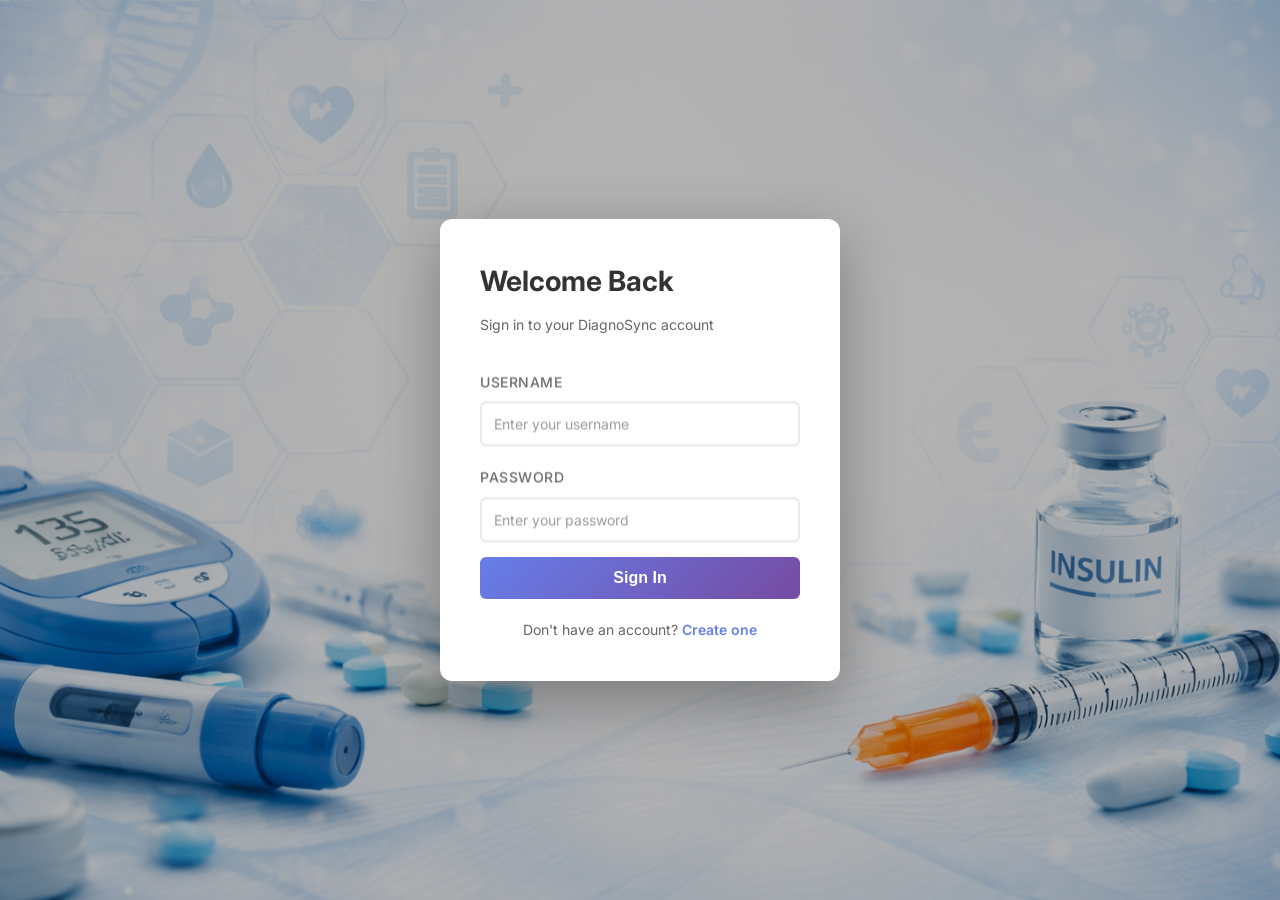
<file: frontend/home.html>
<!DOCTYPE html>
<html lang="en">
<head>
    <meta charset="UTF-8">
    <meta name="viewport" content="width=device-width, initial-scale=1.0">
    <title>Home - DiagnoSync</title>
    <link href="https://fonts.googleapis.com/css2?family=Inter:wght@400;500;600;700&display=swap" rel="stylesheet">
    <link rel="stylesheet" href="styles.css">
    <style>
        * {
            margin: 0;
            padding: 0;
            box-sizing: border-box;
        }

        body {
            font-family: 'Inter', sans-serif;
            background: #f5f7fa;
            color: #333;
        }

        .navbar {
            background: white;
            padding: 20px 40px;
            box-shadow: 0 2px 10px rgba(0, 0, 0, 0.1);
            display: flex;
            justify-content: space-between;
            align-items: center;
        }

        .navbar h2 {
            color: #667eea;
            font-size: 24px;
        }

        .navbar-right {
            display: flex;
            align-items: center;
            gap: 20px;
        }

        .user-info {
            text-align: right;
            font-size: 14px;
        }

        .user-info p {
            color: #666;
        }

        .user-info strong {
            color: #333;
        }

        .logout-btn {
            padding: 8px 16px;
            background: #dc3545;
            color: white;
            border: none;
            border-radius: 6px;
            cursor: pointer;
            font-weight: 600;
            transition: background 0.3s;
        }

        .logout-btn:hover {
            background: #c82333;
        }

        .container {
            max-width: 1200px;
            margin: 40px auto;
            padding: 0 20px;
        }

        .welcome-section {
            background: white;
            padding: 40px;
            border-radius: 12px;
            box-shadow: 0 2px 10px rgba(0, 0, 0, 0.1);
            margin-bottom: 40px;
            background-image: url('data:image/svg+xml;utf8,<svg xmlns="http://www.w3.org/2000/svg" viewBox="0 0 1200 400"><defs><linearGradient id="grad" x1="0%" y1="0%" x2="100%" y2="100%"><stop offset="0%" style="stop-color:rgba(102,126,234,0.05)"/><stop offset="100%" style="stop-color:rgba(118,75,162,0.05)"/></linearGradient></defs><rect fill="url(%23grad)" width="1200" height="400"/></svg>');
            background-size: cover;
            background-position: center;
            position: relative;
            overflow: hidden;
        }

        .welcome-section h1 {
            color: #333;
            margin-bottom: 10px;
            font-size: 32px;
        }

        .welcome-section p {
            color: #666;
            margin-bottom: 30px;
            font-size: 16px;
        }

        .action-buttons {
            display: grid;
            grid-template-columns: repeat(auto-fit, minmax(250px, 1fr));
            gap: 20px;
        }

        .action-btn {
            padding: 20px;
            background: linear-gradient(135deg, #667eea 0%, #764ba2 100%);
            color: white;
            border: none;
            border-radius: 8px;
            cursor: pointer;
            font-size: 18px;
            font-weight: 600;
            transition: transform 0.3s, box-shadow 0.3s;
            text-decoration: none;
            display: flex;
            align-items: center;
            justify-content: center;
            min-height: 120px;
        }

        .action-btn:hover {
            transform: translateY(-5px);
            box-shadow: 0 15px 30px rgba(102, 126, 234, 0.4);
        }

        .action-btn.secondary {
            background: linear-gradient(135deg, #f093fb 0%, #f5576c 100%);
        }

        .action-btn.secondary:hover {
            box-shadow: 0 15px 30px rgba(245, 87, 108, 0.4);
        }

        .dashboard-grid {
            display: grid;
            grid-template-columns: repeat(auto-fit, minmax(350px, 1fr));
            gap: 20px;
            margin-top: 40px;
        }

        .card {
            background: white;
            padding: 30px;
            border-radius: 12px;
            box-shadow: 0 2px 10px rgba(0, 0, 0, 0.1);
        }

        .card h3 {
            color: #333;
            margin-bottom: 20px;
            font-size: 20px;
            display: flex;
            align-items: center;
            gap: 10px;
        }

        .card-icon {
            font-size: 24px;
        }

        .stats {
            display: grid;
            gap: 15px;
        }

        .stat-row {
            display: flex;
            justify-content: space-between;
            padding: 10px;
            background: #f5f7fa;
            border-radius: 6px;
        }

        .stat-label {
            color: #666;
            font-weight: 500;
        }

        .stat-value {
            color: #667eea;
            font-weight: 600;
        }

        .recent-predictions {
            margin-top: 30px;
        }

        .prediction-item {
            padding: 15px;
            background: #f5f7fa;
            border-left: 4px solid #667eea;
            border-radius: 6px;
            margin-bottom: 10px;
        }

        .prediction-date {
            font-size: 12px;
            color: #999;
            margin-bottom: 5px;
        }

        .prediction-risk {
            font-weight: 600;
            font-size: 16px;
        }

        .risk-low {
            color: #28a745;
        }

        .risk-moderate {
            color: #ff9800;
        }

        .risk-high {
            color: #dc3545;
        }

        .empty-message {
            text-align: center;
            color: #999;
            padding: 20px;
        }

        .loading {
            text-align: center;
            color: #666;
            padding: 20px;
        }


    </style>
</head>
<body>
    <!-- Navbar -->
    <nav class="navbar">
        <h2>🏥 DiagnoSync</h2>
        <div class="navbar-right">
            <div class="user-info">
                <p>Welcome, <strong id="user-fullname">User</strong></p>
                <p style="font-size: 12px; color: #999;">@<span id="user-username">username</span></p>
            </div>
            <button class="logout-btn" onclick="logout()">Logout</button>
        </div>
    </nav>

    <!-- Main Content -->
    <div class="container">
        <!-- Welcome Section -->
        <div class="welcome-section">
            <h1>Welcome to DiagnoSync! 👋</h1>
            <p>Your personalized Type-1 Diabetes Risk Assessment Platform</p>
            <div class="action-buttons">
                <a href="analysis.html" class="action-btn">
                    🔬 Start New Analysis
                </a>
                <button class="action-btn secondary" onclick="scrollToRecentPredictions()">
                    📊 View History
                </button>
            </div>
        </div>

        <!-- Dashboard Grid -->
        <div class="dashboard-grid">
            <!-- Profile Card -->
            <div class="card">
                <h3><span class="card-icon">👤</span> Your Profile</h3>
                <div class="stats">
                    <div class="stat-row">
                        <span class="stat-label">Username</span>
                        <span class="stat-value" id="profile-username">Loading...</span>
                    </div>
                    <div class="stat-row">
                        <span class="stat-label">Email</span>
                        <span class="stat-value" id="profile-email">Loading...</span>
                    </div>
                    <div class="stat-row">
                        <span class="stat-label">Full Name</span>
                        <span class="stat-value" id="profile-fullname">Not set</span>
                    </div>
                    <div class="stat-row">
                        <span class="stat-label">Member Since</span>
                        <span class="stat-value" id="profile-created">Loading...</span>
                    </div>
                </div>
            </div>

            <!-- Statistics Card -->
            <div class="card">
                <h3><span class="card-icon">📈</span> Your Statistics</h3>
                <div class="stats">
                    <div class="stat-row">
                        <span class="stat-label">Total Analyses</span>
                        <span class="stat-value" id="stat-total">0</span>
                    </div>
                    <div class="stat-row">
                        <span class="stat-label">High Risk Results</span>
                        <span class="stat-value risk-high" id="stat-high">0</span>
                    </div>
                    <div class="stat-row">
                        <span class="stat-label">Moderate Risk Results</span>
                        <span class="stat-value risk-moderate" id="stat-moderate">0</span>
                    </div>
                    <div class="stat-row">
                        <span class="stat-label">Low Risk Results</span>
                        <span class="stat-value risk-low" id="stat-low">0</span>
                    </div>
                </div>
            </div>

            <!-- Tips Card -->
            <div class="card">
                <h3><span class="card-icon">💡</span> Health Tips</h3>
                <div class="stats">
                    <div style="padding: 10px; line-height: 1.6; color: #666; font-size: 14px;">
                        <p><strong>✓ Stay Hydrated:</strong> Drink 8-10 glasses of water daily</p>
                        <p><strong>✓ Regular Exercise:</strong> Aim for 150 minutes per week</p>
                        <p><strong>✓ Balanced Diet:</strong> Include whole grains and vegetables</p>
                        <p><strong>✓ Monitor Weight:</strong> Keep BMI in healthy range (18.5-24.9)</p>
                    </div>
                </div>
            </div>
        </div>

        <!-- Recent Predictions -->
        <div class="card recent-predictions" id="recent-predictions">
            <h3><span class="card-icon">📋</span> Your Recent Analyses</h3>
            <div id="predictions-list"></div>
        </div>
    </div>

    <script>
        // Check authentication
        function checkAuth() {
            const token = localStorage.getItem("authToken");
            if (!token) {
                window.location.href = "login.html";
                return;
            }
        }

        // Load user profile
        async function loadProfile() {
            const token = localStorage.getItem("authToken");
            const username = localStorage.getItem("username");
            const fullName = localStorage.getItem("fullName");

            // Update navbar
            document.getElementById("user-username").textContent = username || "User";
            document.getElementById("user-fullname").textContent = fullName || "User";

            try {
                const response = await fetch("/api/user/profile", {
                    headers: {
                        "Authorization": `Bearer ${token}`
                    }
                });

                if (response.ok) {
                    const user = await response.json();
                    document.getElementById("profile-username").textContent = user.username;
                    document.getElementById("profile-email").textContent = user.email;
                    document.getElementById("profile-fullname").textContent = user.full_name || "Not set";
                    document.getElementById("profile-created").textContent = new Date(user.created_at).toLocaleDateString();
                }
            } catch (err) {
                console.error("Error loading profile:", err);
            }
        }

        // Load user's prediction history
        async function loadPredictions() {
            const token = localStorage.getItem("authToken");
            const listDiv = document.getElementById("predictions-list");

            try {
                const response = await fetch("/api/user/predictions", {
                    headers: {
                        "Authorization": `Bearer ${token}`
                    }
                });

                if (!response.ok) {
                    throw new Error("Failed to load predictions");
                }

                const data = await response.json();
                const predictions = data.predictions || [];
                const stats = data.statistics || {};

                // Update statistics
                document.getElementById("stat-total").textContent = stats.total || 0;
                document.getElementById("stat-high").textContent = stats.high_risk || 0;
                document.getElementById("stat-moderate").textContent = stats.moderate_risk || 0;
                document.getElementById("stat-low").textContent = stats.low_risk || 0;

                // Display recent predictions
                if (predictions.length === 0) {
                    listDiv.innerHTML = `
                        <div class="empty-message">
                            No analyses yet. <a href="analysis.html" style="color: #667eea; text-decoration: none;">Start your first analysis now!</a>
                        </div>
                    `;
                } else {
                    // Show only the 5 most recent predictions
                    const recentPredictions = predictions.slice(0, 5);
                    let html = "";
                    recentPredictions.forEach(pred => {
                        const date = new Date(pred.created_at).toLocaleDateString("en-US", {
                            year: "numeric",
                            month: "short",
                            day: "numeric",
                            hour: "2-digit",
                            minute: "2-digit"
                        });
                        
                        const riskClass = `risk-${pred.risk_level.toLowerCase()}`;
                        const riskIcon = pred.risk_level === "High" ? "🚨" : pred.risk_level === "Moderate" ? "⚠️" : "✓";
                        
                        html += `
                            <div class="prediction-item">
                                <div class="prediction-date">${date}</div>
                                <div class="prediction-risk">
                                    ${riskIcon} <span class="${riskClass}">${pred.risk_level} Risk</span> - ${(pred.risk_probability * 100).toFixed(1)}%
                                </div>
                            </div>
                        `;
                    });
                    listDiv.innerHTML = html;
                }
            } catch (err) {
                console.error("Error loading predictions:", err);
                listDiv.innerHTML = `
                    <div class="empty-message" style="color: #dc3545;">
                        Error loading prediction history. Please try again later.
                    </div>
                `;
            }
        }

        // Logout function
        function logout() {
            if (confirm("Are you sure you want to logout?")) {
                localStorage.removeItem("authToken");
                localStorage.removeItem("userId");
                localStorage.removeItem("username");
                localStorage.removeItem("fullName");
                window.location.href = "index.html";
            }
        }

        // Scroll to recent predictions
        function scrollToRecentPredictions() {
            document.getElementById("recent-predictions").scrollIntoView({ behavior: "smooth" });
        }

        // Initialize page
        window.addEventListener("load", () => {
            checkAuth();
            loadProfile();
            loadPredictions();
        });
    </script>
</body>
</html>
</file>
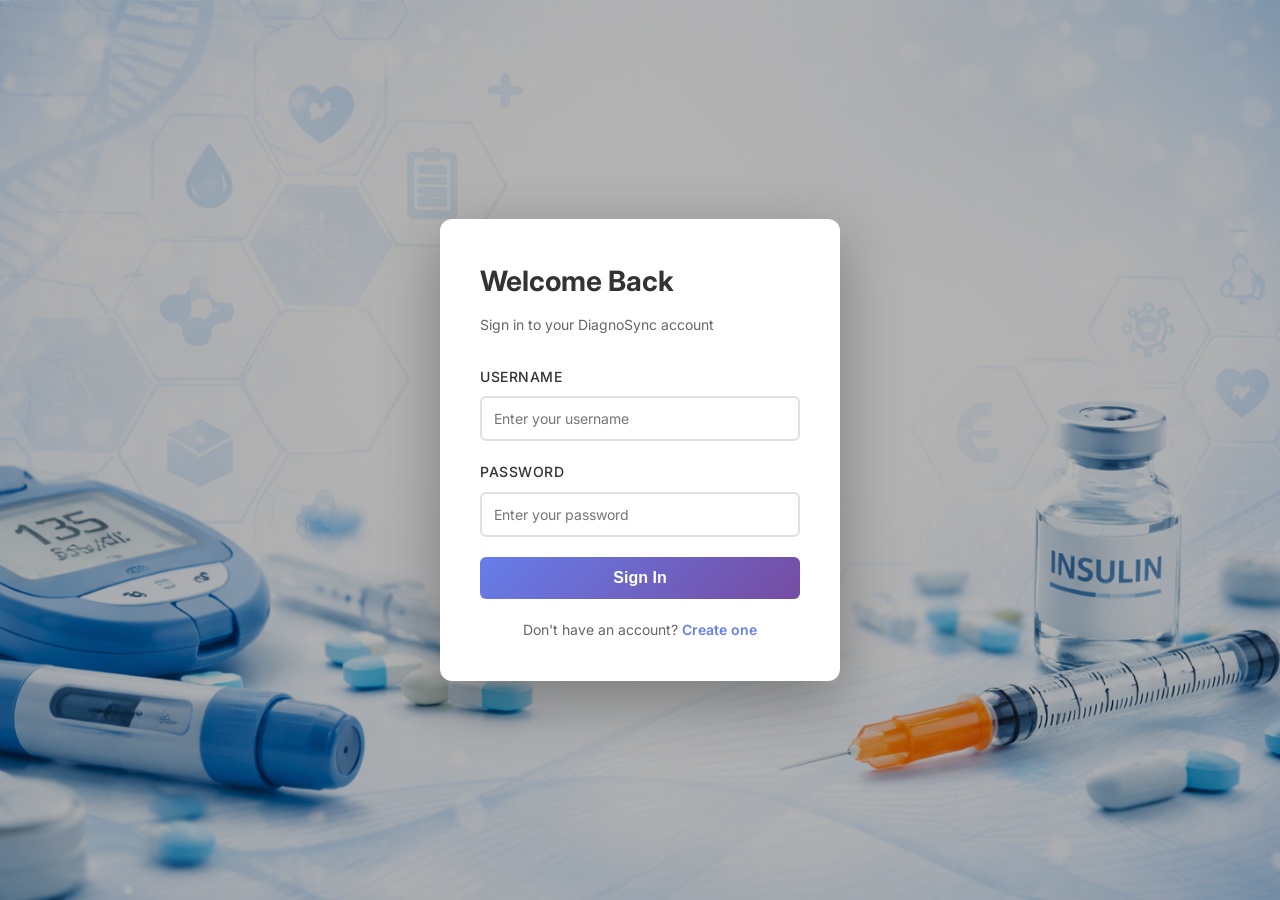
<file: frontend/login.html>
<!DOCTYPE html>
<html lang="en">
<head>
    <meta charset="UTF-8">
    <meta name="viewport" content="width=device-width, initial-scale=1.0">
    <meta http-equiv="Cache-Control" content="no-cache, no-store, must-revalidate">
    <title>Login - DiagnoSync</title>
    <link href="https://fonts.googleapis.com/css2?family=Inter:wght@400;500;600;700&display=swap" rel="stylesheet">
    <link rel="stylesheet" href="styles.css?v=2">
    <style>
        * {
            margin: 0;
            padding: 0;
            box-sizing: border-box;
        }

        body {
            font-family: 'Inter', sans-serif;
            background: url('bg.jpg') center/cover fixed no-repeat, #f0f4f8;
            min-height: 100vh;
            color: #0b0202;
        }

        body::before {
            content: '';
            position: fixed;
            top: 0;
            left: 0;
            right: 0;
            bottom: 0;
            background: rgba(0, 0, 0, 0.3);
            z-index: -1;
            pointer-events: none;
        }

        .auth-container {
            display: flex;
            justify-content: center;
            align-items: center;
            min-height: 100vh;
            padding: 20px;
        }

        .auth-card {
            background: white;
            padding: 40px;
            border-radius: 12px;
            box-shadow: 0 20px 60px rgba(0, 0, 0, 0.3);
            width: 100%;
            max-width: 400px;
        }

        .auth-card h1 {
            color: #333;
            margin-bottom: 10px;
            font-size: 28px;
        }

        .auth-card p {
            color: #666;
            margin-bottom: 30px;
            font-size: 14px;
        }

        .form-group {
            margin-bottom: 20px;
        }

        .form-group label {
            display: block;
            margin-bottom: 8px;
            color: #333;
            font-weight: 500;
            font-size: 14px;
        }

        .form-group input {
            width: 100%;
            padding: 12px;
            border: 2px solid #e0e0e0;
            border-radius: 6px;
            font-size: 14px;
            font-family: 'Inter', sans-serif;
            transition: border-color 0.3s;
        }

        .form-group input:focus {
            outline: none;
            border-color: #667eea;
        }

        .auth-button {
            width: 100%;
            padding: 12px;
            background: linear-gradient(135deg, #667eea 0%, #764ba2 100%);
            color: white;
            border: none;
            border-radius: 6px;
            font-size: 16px;
            font-weight: 600;
            cursor: pointer;
            transition: transform 0.2s, box-shadow 0.2s;
        }

        .auth-button:hover {
            transform: translateY(-2px);
            box-shadow: 0 10px 20px rgba(102, 126, 234, 0.3);
        }

        .auth-button:disabled {
            opacity: 0.6;
            cursor: not-allowed;
        }

        .auth-link {
            text-align: center;
            margin-top: 20px;
            color: #666;
            font-size: 14px;
        }

        .auth-link a {
            color: #667eea;
            text-decoration: none;
            font-weight: 600;
        }

        .auth-link a:hover {
            text-decoration: underline;
        }

        .error-message {
            color: #dc3545;
            font-size: 14px;
            margin-bottom: 20px;
            padding: 12px;
            background: #f8d7da;
            border: 1px solid #f5c6cb;
            border-radius: 6px;
            display: none;
        }

        .success-message {
            color: #155724;
            font-size: 14px;
            margin-bottom: 20px;
            padding: 12px;
            background: #d4edda;
            border: 1px solid #c3e6cb;
            border-radius: 6px;
            display: none;
        }

        .loading {
            display: inline-block;
            width: 16px;
            height: 16px;
            border: 2px solid #ffffff;
            border-top: 2px solid transparent;
            border-radius: 50%;
            animation: spin 0.8s linear infinite;
            margin-right: 8px;
        }

        @keyframes spin {
            to { transform: rotate(360deg); }
        }
    </style>
</head>
<body>
    <div class="auth-container">
        <div class="auth-card">
            <h1>Welcome Back</h1>
            <p>Sign in to your DiagnoSync account</p>

            <div id="error-message" class="error-message"></div>
            <div id="success-message" class="success-message"></div>

            <form id="login-form">
                <div class="form-group">
                    <label for="username">Username</label>
                    <input type="text" id="username" name="username" required placeholder="Enter your username">
                </div>

                <div class="form-group">
                    <label for="password">Password</label>
                    <input type="password" id="password" name="password" required placeholder="Enter your password">
                </div>

                <button type="submit" class="auth-button">
                    <span id="button-text">Sign In</span>
                </button>
            </form>

            <div class="auth-link">
                Don't have an account? <a href="register.html">Create one</a>
            </div>
        </div>
    </div>

    <script src="auth.js"></script>
    <script>
        // Handle login form submission
        document.getElementById("login-form").addEventListener("submit", async (e) => {
            e.preventDefault();

            const username = document.getElementById("username").value;
            const password = document.getElementById("password").value;
            const button = document.querySelector(".auth-button");
            const buttonText = document.getElementById("button-text");
            const errorDiv = document.getElementById("error-message");
            const successDiv = document.getElementById("success-message");

            // Clear messages
            errorDiv.style.display = "none";
            successDiv.style.display = "none";

            // Disable button and show loading
            button.disabled = true;
            buttonText.innerHTML = '<span class="loading"></span>Signing in...';

            try {
                const response = await fetch("/api/login", {
                    method: "POST",
                    headers: {
                        "Content-Type": "application/json"
                    },
                    body: JSON.stringify({ username, password })
                });

                const data = await response.json();
                console.log("Login response:", response.status, data);

                if (response.ok) {
                    // Save token to localStorage
                    localStorage.setItem("authToken", data.token);
                    localStorage.setItem("userId", data.user_id);
                    localStorage.setItem("username", data.username);
                    localStorage.setItem("fullName", data.full_name || "");

                    successDiv.textContent = data.message;
                    successDiv.style.display = "block";

                    // Redirect to home page after 1 second
                    setTimeout(() => {
                        window.location.href = "home-enhanced.html";
                    }, 1000);
                } else {
                    errorDiv.textContent = data.detail || "Login failed";
                    errorDiv.style.display = "block";
                }
            } catch (err) {
                console.error("Login error:", err);
                errorDiv.textContent = "Network error. Please try again.";
                errorDiv.style.display = "block";
            } finally {
                button.disabled = false;
                buttonText.textContent = "Sign In";
            }
        });
    </script>
</body>
</html>
</file>
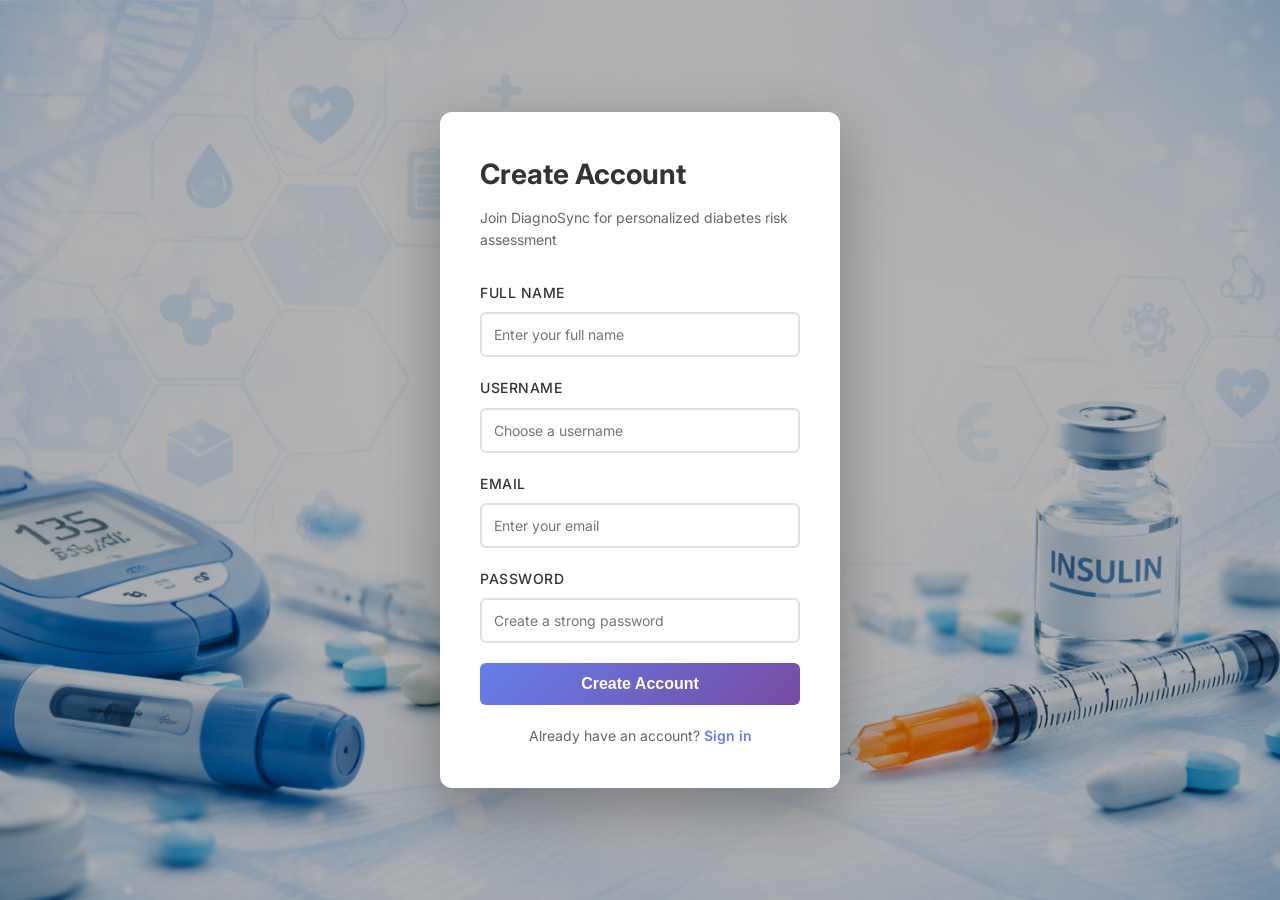
<file: frontend/register.html>
<!DOCTYPE html>
<html lang="en">
<head>
    <meta charset="UTF-8">
    <meta name="viewport" content="width=device-width, initial-scale=1.0">
    <meta http-equiv="Cache-Control" content="no-cache, no-store, must-revalidate">
    <title>Register - DiagnoSync</title>
    <link href="https://fonts.googleapis.com/css2?family=Inter:wght@400;500;600;700&display=swap" rel="stylesheet">
    <link rel="stylesheet" href="styles.css?v=2">
    <style>
        * {
            margin: 0;
            padding: 0;
            box-sizing: border-box;
        }

        body {
            font-family: 'Inter', sans-serif;
            background: url('bg.jpg') center/cover fixed no-repeat, #f0f4f8;
            min-height: 100vh;
            color: #0b0202;
        }

        body::before {
            content: '';
            position: fixed;
            top: 0;
            left: 0;
            right: 0;
            bottom: 0;
            background: rgba(0, 0, 0, 0.3);
            z-index: -1;
            pointer-events: none;
        }

        .auth-container {
            display: flex;
            justify-content: center;
            align-items: center;
            min-height: 100vh;
            padding: 20px;
        }

        .auth-card {
            background: white;
            padding: 40px;
            border-radius: 12px;
            box-shadow: 0 20px 60px rgba(0, 0, 0, 0.3);
            width: 100%;
            max-width: 400px;
        }

        .auth-card h1 {
            color: #333;
            margin-bottom: 10px;
            font-size: 28px;
        }

        .auth-card p {
            color: #666;
            margin-bottom: 30px;
            font-size: 14px;
        }

        .form-group {
            margin-bottom: 20px;
        }

        .form-group label {
            display: block;
            margin-bottom: 8px;
            color: #333;
            font-weight: 500;
            font-size: 14px;
        }

        .form-group input {
            width: 100%;
            padding: 12px;
            border: 2px solid #e0e0e0;
            border-radius: 6px;
            font-size: 14px;
            font-family: 'Inter', sans-serif;
            transition: border-color 0.3s;
            box-sizing: border-box;
        }

        .form-group input:focus {
            outline: none;
            border-color: #667eea;
        }

        .auth-button {
            width: 100%;
            padding: 12px;
            background: linear-gradient(135deg, #667eea 0%, #764ba2 100%);
            color: white;
            border: none;
            border-radius: 6px;
            font-size: 16px;
            font-weight: 600;
            cursor: pointer;
            transition: transform 0.2s, box-shadow 0.2s;
        }

        .auth-button:hover {
            transform: translateY(-2px);
            box-shadow: 0 10px 20px rgba(102, 126, 234, 0.3);
        }

        .auth-button:disabled {
            opacity: 0.6;
            cursor: not-allowed;
        }

        .auth-link {
            text-align: center;
            margin-top: 20px;
            color: #666;
            font-size: 14px;
        }

        .auth-link a {
            color: #667eea;
            text-decoration: none;
            font-weight: 600;
        }

        .auth-link a:hover {
            text-decoration: underline;
        }

        .error-message {
            color: #dc3545;
            font-size: 14px;
            margin-bottom: 20px;
            padding: 12px;
            background: #f8d7da;
            border: 1px solid #f5c6cb;
            border-radius: 6px;
            display: none;
        }

        .success-message {
            color: #155724;
            font-size: 14px;
            margin-bottom: 20px;
            padding: 12px;
            background: #d4edda;
            border: 1px solid #c3e6cb;
            border-radius: 6px;
            display: none;
        }

        .loading {
            display: inline-block;
            width: 16px;
            height: 16px;
            border: 2px solid #ffffff;
            border-top: 2px solid transparent;
            border-radius: 50%;
            animation: spin 0.8s linear infinite;
            margin-right: 8px;
        }

        @keyframes spin {
            to { transform: rotate(360deg); }
        }

        .password-strength {
            font-size: 12px;
            margin-top: 4px;
            padding: 4px 8px;
            border-radius: 4px;
            display: none;
        }

        .strength-weak {
            color: #dc3545;
            background: #f8d7da;
        }

        .strength-medium {
            color: #ff9800;
            background: #fff3cd;
        }

        .strength-strong {
            color: #28a745;
            background: #d4edda;
        }
    </style>
</head>
<body>
    <div class="auth-container">
        <div class="auth-card">
            <h1>Create Account</h1>
            <p>Join DiagnoSync for personalized diabetes risk assessment</p>

            <div id="error-message" class="error-message"></div>
            <div id="success-message" class="success-message"></div>

            <form id="register-form">
                <div class="form-group">
                    <label for="full_name">Full Name</label>
                    <input type="text" id="full_name" name="full_name" placeholder="Enter your full name">
                </div>

                <div class="form-group">
                    <label for="username">Username</label>
                    <input type="text" id="username" name="username" required placeholder="Choose a username" minlength="3">
                </div>

                <div class="form-group">
                    <label for="email">Email</label>
                    <input type="email" id="email" name="email" required placeholder="Enter your email">
                </div>

                <div class="form-group">
                    <label for="password">Password</label>
                    <input type="password" id="password" name="password" required placeholder="Create a strong password" minlength="6">
                    <div id="password-strength" class="password-strength"></div>
                </div>

                <button type="submit" class="auth-button">
                    <span id="button-text">Create Account</span>
                </button>
            </form>

            <div class="auth-link">
                Already have an account? <a href="login.html">Sign in</a>
            </div>
        </div>
    </div>

    <script>
        // Password strength indicator
        document.getElementById("password").addEventListener("input", (e) => {
            const password = e.target.value;
            const strengthDiv = document.getElementById("password-strength");
            let strength = 0;

            if (password.length >= 6) strength++;
            if (password.length >= 8) strength++;
            if (/[a-z]/.test(password) && /[A-Z]/.test(password)) strength++;
            if (/\d/.test(password)) strength++;
            if (/[^a-zA-Z\d]/.test(password)) strength++;

            strengthDiv.style.display = password.length > 0 ? "block" : "none";

            if (strength <= 2) {
                strengthDiv.textContent = "Weak password";
                strengthDiv.className = "password-strength strength-weak";
            } else if (strength <= 3) {
                strengthDiv.textContent = "Medium password";
                strengthDiv.className = "password-strength strength-medium";
            } else {
                strengthDiv.textContent = "Strong password";
                strengthDiv.className = "password-strength strength-strong";
            }
        });

        // Handle registration form submission
        document.getElementById("register-form").addEventListener("submit", async (e) => {
            e.preventDefault();

            const full_name = document.getElementById("full_name").value;
            const username = document.getElementById("username").value;
            const email = document.getElementById("email").value;
            const password = document.getElementById("password").value;
            const button = document.querySelector(".auth-button");
            const buttonText = document.getElementById("button-text");
            const errorDiv = document.getElementById("error-message");
            const successDiv = document.getElementById("success-message");

            // Clear messages
            errorDiv.style.display = "none";
            successDiv.style.display = "none";

            // Disable button and show loading
            button.disabled = true;
            buttonText.innerHTML = '<span class="loading"></span>Creating account...';

            try {
                const response = await fetch("/api/register", {
                    method: "POST",
                    headers: {
                        "Content-Type": "application/json"
                    },
                    body: JSON.stringify({
                        username,
                        email,
                        password,
                        full_name: full_name || null
                    })
                });

                const data = await response.json();
                console.log("Registration response:", response.status, data);

                if (response.ok) {
                    successDiv.textContent = "Account created successfully! Redirecting to login...";
                    successDiv.style.display = "block";

                    // Redirect to login page after 2 seconds
                    setTimeout(() => {
                        window.location.href = "login.html";
                    }, 2000);
                } else {
                    errorDiv.textContent = data.detail || "Registration failed";
                    errorDiv.style.display = "block";
                }
            } catch (err) {
                console.error("Registration error:", err);
                errorDiv.textContent = "Network error. Please try again.";
                errorDiv.style.display = "block";
            } finally {
                button.disabled = false;
                buttonText.textContent = "Create Account";
            }
        });
    </script>
</body>
</html>
</file>
<file: frontend/styles.css>
:root {
    --primary: #667eea;
    --primary-dark: #5a67d8;
    --secondary: #764ba2;
    --success: #48bb78;
    --warning: #f6ad55;
    --danger: #f56565;
    --light: #f7fafc;
    --lighter: #edf2f7;
    --text-dark: #1a202c;
    --text-light: #718096;
    --border: #e2e8f0;
}

* {
    margin: 0;
    padding: 0;
    box-sizing: border-box;
}

body {
    font-family: 'Inter', -apple-system, BlinkMacSystemFont, 'Segoe UI', sans-serif;
    background: linear-gradient(135deg, #f7fafc 0%, #edf2f7 100%);
    color: var(--text-dark);
    line-height: 1.6;
}

html {
    scroll-behavior: smooth;
}

/* Animations */
@keyframes slideDown {
    from {
        opacity: 0;
        transform: translateY(-20px);
    }
    to {
        opacity: 1;
        transform: translateY(0);
    }
}

@keyframes slideUp {
    from {
        opacity: 0;
        transform: translateY(20px);
    }
    to {
        opacity: 1;
        transform: translateY(0);
    }
}

@keyframes fadeIn {
    from { opacity: 0; }
    to { opacity: 1; }
}

@keyframes pulse {
    0%, 100% { transform: scale(1); }
    50% { transform: scale(1.05); }
}

@keyframes shimmer {
    0% { background-position: -1000px 0; }
    100% { background-position: 1000px 0; }
}

/* Navbar */
.navbar {
    background: white;
    padding: 16px 40px;
    box-shadow: 0 4px 20px rgba(0, 0, 0, 0.08);
    display: flex;
    justify-content: space-between;
    align-items: center;
    position: sticky;
    top: 0;
    z-index: 100;
    animation: slideDown 0.5s ease-out;
}

.navbar h2 {
    color: var(--primary);
    font-size: 24px;
    font-weight: 700;
    letter-spacing: -0.5px;
}

.navbar-right {
    display: flex;
    align-items: center;
    gap: 30px;
}

.user-info {
    text-align: right;
    font-size: 13px;
}

.user-info p {
    color: var(--text-light);
    margin: 2px 0;
}

.user-info strong {
    color: var(--text-dark);
    display: block;
    font-weight: 600;
}

.logout-btn, button {
    padding: 10px 20px;
    background: var(--danger);
    color: white;
    border: none;
    border-radius: 8px;
    cursor: pointer;
    font-weight: 600;
    font-size: 14px;
    transition: all 0.3s cubic-bezier(0.4, 0, 0.2, 1);
}

.logout-btn:hover, button:hover {
    background: #e53e3e;
    transform: translateY(-2px);
    box-shadow: 0 8px 20px rgba(245, 86, 101, 0.3);
}

.logout-btn:active, button:active {
    transform: translateY(0);
}

/* Container */
.container {
    max-width: 1200px;
    margin: 0 auto;
    padding: 40px 20px;
    animation: fadeIn 0.6s ease-out;
}

/* Header */
.header {
    text-align: center;
    margin-bottom: 50px;
    animation: slideUp 0.6s ease-out;
}

.header h1 {
    font-size: 42px;
    color: var(--text-dark);
    margin-bottom: 12px;
    font-weight: 700;
    letter-spacing: -1px;
}

.header p {
    color: var(--text-light);
    font-size: 16px;
    max-width: 600px;
    margin: 0 auto;
}

/* Cards */
.card {
    background: white;
    padding: 32px;
    border-radius: 16px;
    box-shadow: 0 4px 20px rgba(0, 0, 0, 0.08);
    margin-bottom: 30px;
    border: 1px solid var(--border);
    animation: slideUp 0.7s ease-out;
    transition: all 0.3s ease;
}

.card:hover {
    box-shadow: 0 8px 30px rgba(0, 0, 0, 0.12);
    transform: translateY(-2px);
}

.card h3 {
    color: var(--text-dark);
    margin-bottom: 24px;
    font-size: 20px;
    font-weight: 700;
    display: flex;
    align-items: center;
    gap: 10px;
}

/* Form */
.form-grid {
    display: grid;
    grid-template-columns: repeat(auto-fit, minmax(200px, 1fr));
    gap: 20px;
    margin-bottom: 30px;
}

.form-group {
    display: flex;
    flex-direction: column;
    animation: slideUp 0.8s ease-out;
}

.form-group label {
    font-weight: 600;
    color: var(--primary);
    margin-bottom: 8px;
    font-size: 12px;
    text-transform: uppercase;
    letter-spacing: 0.5px;
}

.form-grid input {
    padding: 14px 16px;
    border: 2px solid var(--border);
    border-radius: 8px;
    font-size: 14px;
    font-family: 'Inter', sans-serif;
    background: var(--light);
    transition: all 0.3s cubic-bezier(0.4, 0, 0.2, 1);
}

.form-grid input:hover {
    border-color: #cbd5e1;
    background: white;
}

.form-grid input:focus {
    outline: none;
    border-color: var(--primary);
    background: white;
    box-shadow: 0 0 0 3px rgba(102, 126, 234, 0.1);
    transform: translateY(-2px);
}

.full {
    grid-column: 1 / -1;
}

/* Buttons */
.submit-btn {
    grid-column: 1 / -1;
    padding: 14px;
    background: linear-gradient(135deg, var(--primary) 0%, var(--secondary) 100%);
    color: white;
    border: none;
    border-radius: 8px;
    cursor: pointer;
    font-weight: 600;
    font-size: 15px;
    transition: all 0.3s ease;
    position: relative;
    overflow: hidden;
}

.submit-btn:hover {
    transform: translateY(-2px);
    box-shadow: 0 12px 30px rgba(102, 126, 234, 0.4);
}

.submit-btn:disabled {
    opacity: 0.6;
    cursor: not-allowed;
    transform: none;
}

/* Loading state */
.loading {
    background: linear-gradient(
        90deg,
        var(--primary) 25%,
        rgba(102, 126, 234, 0.2) 50%,
        var(--primary) 75%
    );
    background-size: 200% 100%;
    animation: shimmer 2s infinite;
}

/* Responsive */
@media (max-width: 768px) {
    .navbar {
        padding: 12px 20px;
    }

    .navbar h2 {
        font-size: 20px;
    }

    .navbar-right {
        gap: 15px;
        flex-direction: column;
        align-items: flex-end;
    }

    .container {
        padding: 20px 15px;
    }

    .header h1 {
        font-size: 28px;
    }

    .card {
        padding: 20px;
    }

    .form-grid {
        grid-template-columns: 1fr;
        gap: 15px;
    }
}

/* Result */
.hidden {
    display: none;
}

.warning {
    color: red;
    font-weight: 500;
}
</file>
